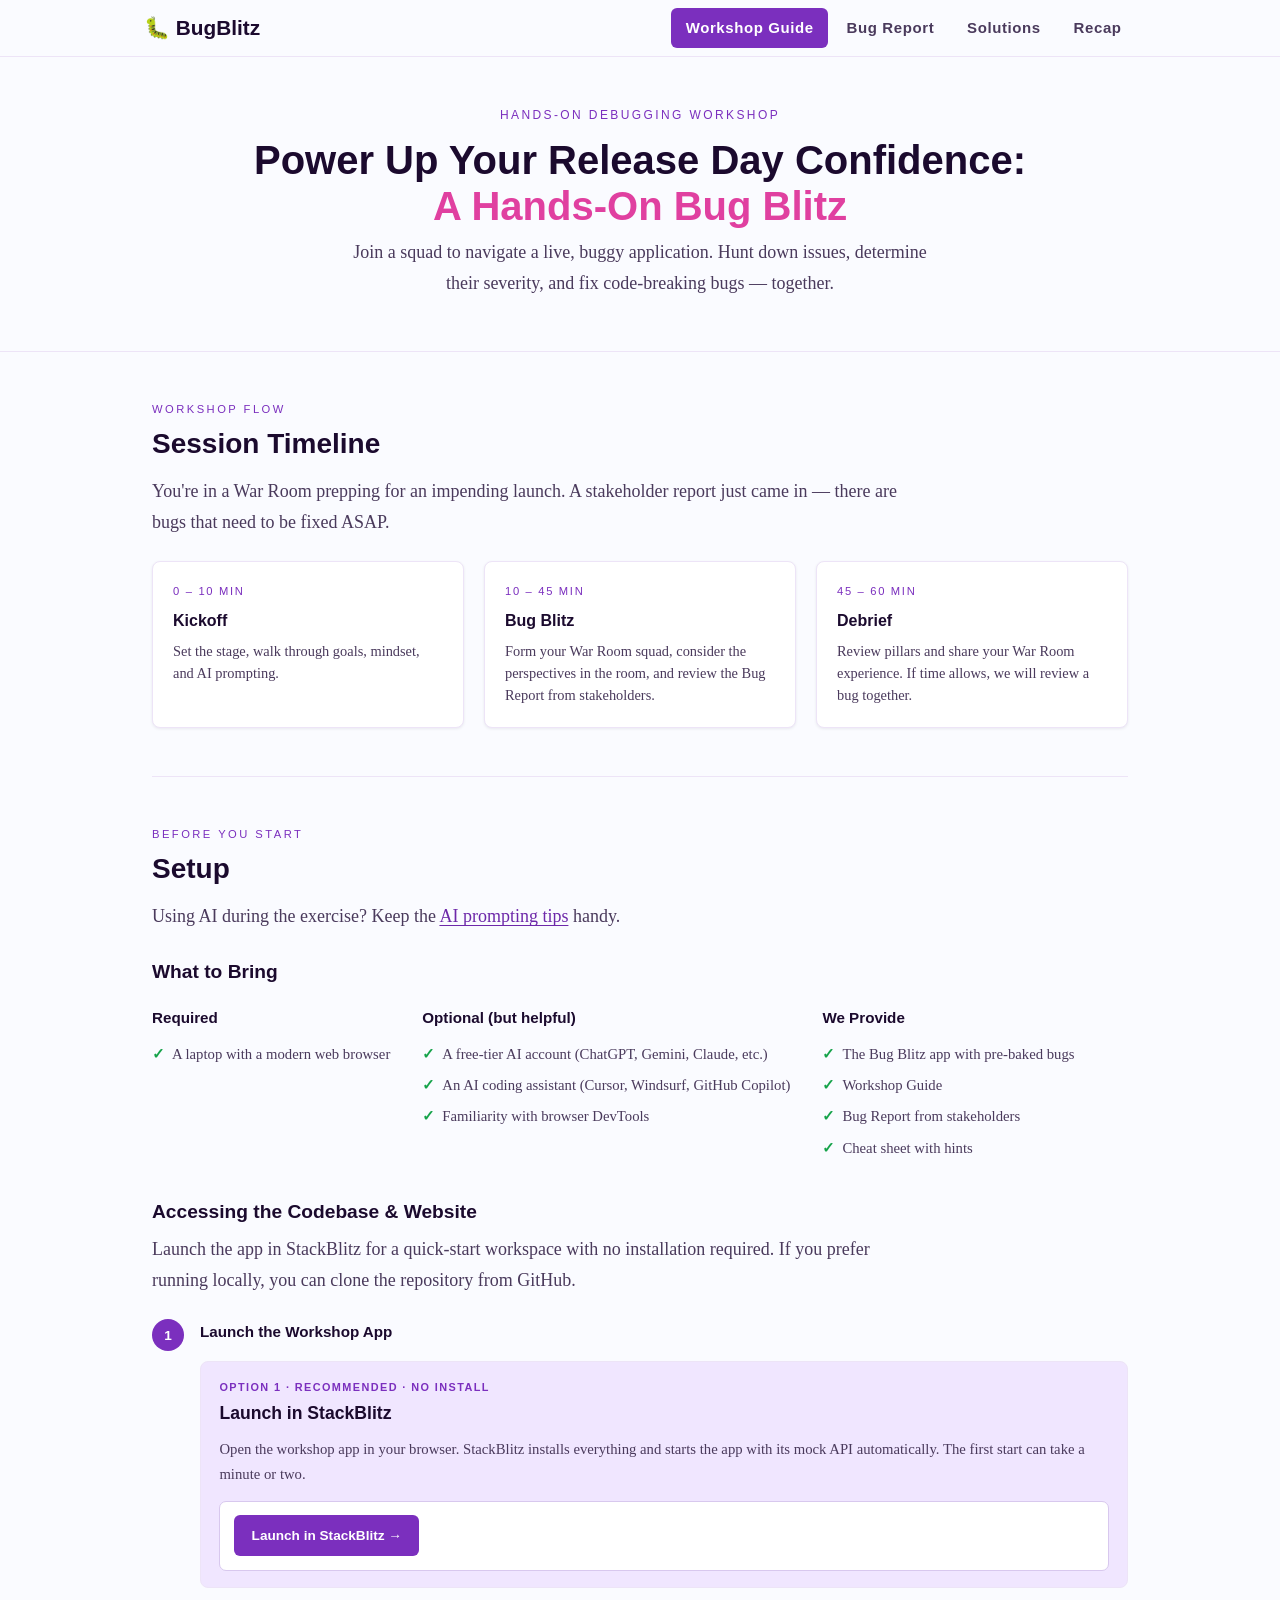
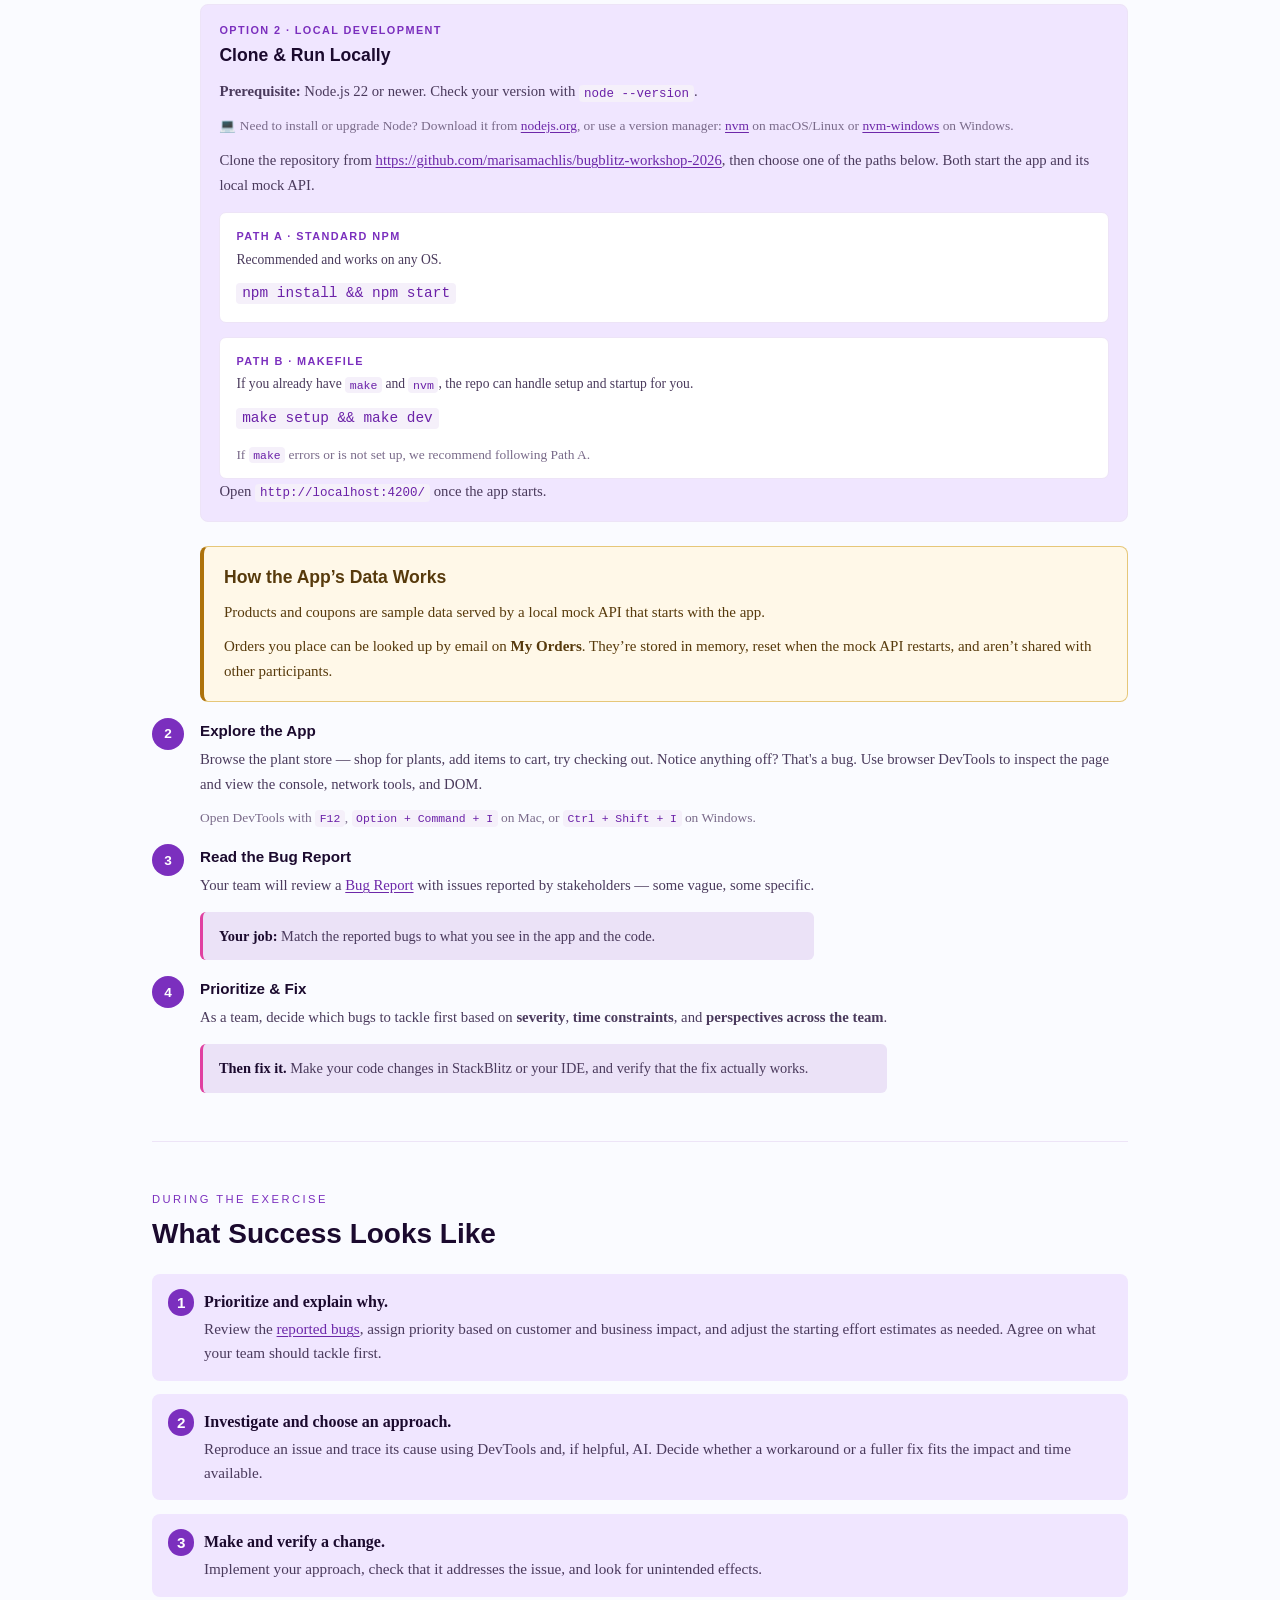
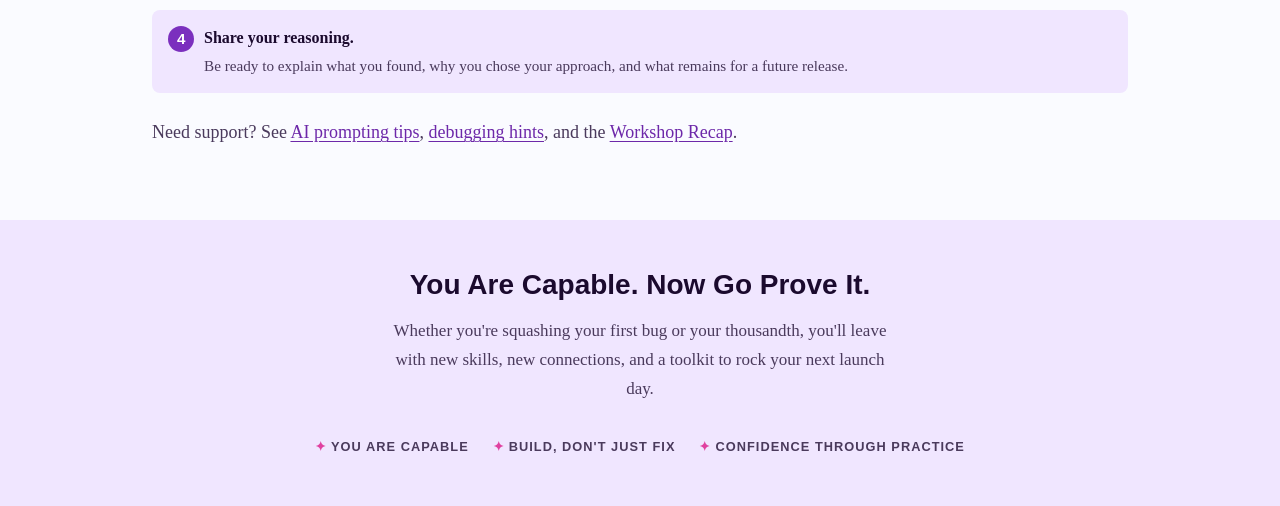
<file: index.html>
<!DOCTYPE html>
<html data-page="index">
<meta charset="utf-8">
<meta name="viewport" content="width=device-width, initial-scale=1">
<title>BugBlitz Workshop Guide</title>
<link rel="stylesheet" href="styles.css">

<script src="app.js" defer></script>

<!-- Masthead -->
<header class="site-header">
  <div class="site-bar">
    <a class="site-brand" href="index.html"><span aria-hidden="true">🐛</span> BugBlitz</a>
    <nav class="page-nav" aria-label="Workshop pages">
      <ul class="page-nav-list">
        <li class="page-nav-item has-menu">
          <a href="index.html" aria-current="page">Workshop Guide</a>
          <ul class="page-nav-menu" id="page-menu-guide" aria-label="Workshop Guide sections">
            <li><a href="#timeline">Timeline</a></li>
            <li><a href="#setup">Setup</a></li>
            <li><a href="#exercise">What Success Looks Like</a></li>
          </ul>
        </li>
        <li class="page-nav-item has-menu">
          <a href="bugs.html">Bug Report</a>
          <ul class="page-nav-menu" id="page-menu-bugs" aria-label="Bug Report sections">
            <li><a href="bugs.html#quick-links">Bug Directory</a></li>
            <li><a href="bugs.html#triage-board">Triage Matrix</a></li>
          </ul>
        </li>
        <li class="page-nav-item"><a href="solutions.html">Solutions</a></li>
        <li class="page-nav-item has-menu">
          <a href="recap.html">Recap</a>
          <ul class="page-nav-menu" id="page-menu-recap" aria-label="Recap sections">
            <li><a href="recap.html#goals">Goals</a></li>
            <li><a href="recap.html#mindset">Mindset</a></li>
            <li><a href="recap.html#severity">Severity &amp; Priority</a></li>
            <li><a href="recap.html#bug-types">Bug Types</a></li>
            <li><a href="recap.html#ai-tips">AI Tips</a></li>
            <li><a href="recap.html#roles">Stakeholders</a></li>
            <li><a href="recap.html#hints">Hints</a></li>
          </ul>
        </li>
      </ul>
    </nav>
  </div>
  <nav class="section-nav" aria-label="Page sections">
    <div class="section-nav-inner">
      <span class="section-nav-page">Workshop Guide</span>
      <a href="#timeline">Timeline</a>
      <a href="#setup">Setup</a>
      <a href="#exercise">What Success Looks Like</a>
    </div>
  </nav>
</header>

<div class="masthead">
  <div class="masthead-eyebrow">Hands-On Debugging Workshop</div>
  <h1>Power Up Your Release Day Confidence:<br><em>A Hands-On Bug Blitz</em></h1>
  <p class="masthead-sub">Join a squad to navigate a live, buggy application. Hunt down issues, determine their severity, and fix code-breaking bugs — together.</p>
</div>


<div class="content">

  <!-- Timeline -->
  <section id="timeline">
    <div class="section-label">Workshop Flow</div>
    <h2>Session Timeline</h2>
    <p class="lead">You're in a War Room prepping for an impending launch. A stakeholder report just came in — there are bugs that need to be fixed ASAP.</p>

    <div class="timeline">
      <div class="timeline-step">
        <div class="timeline-step-time">0 – 10 min</div>
        <h3>Kickoff</h3>
        <p>Set the stage, walk through goals, mindset, and AI prompting.</p>
      </div>
      <div class="timeline-step">
        <div class="timeline-step-time">10 – 45 min</div>
        <h3>Bug Blitz</h3>
        <p>Form your War Room squad, consider the perspectives in the room, and review the Bug Report from stakeholders.</p>
      </div>
      <div class="timeline-step">
        <div class="timeline-step-time">45 – 60 min</div>
        <h3>Debrief</h3>
        <p>Review pillars and share your War Room experience. If time allows, we will review a bug together.</p>
      </div>
    </div>
  </section>

  <!-- Setup (includes What to Bring + Accessing the Codebase) -->
  <section id="setup">
    <div class="section-label">Before You Start</div>
    <h2>Setup</h2>
    <p class="lead">Using AI during the exercise? Keep the <a href="recap.html#ai-tips">AI prompting tips</a> handy.</p>

    <h3 class="setup-subhead">What to Bring</h3>
    <div class="supplies-row">
      <div class="supplies-col">
        <h3>Required</h3>
        <ul>
          <li>A laptop with a modern web browser</li>
        </ul>
      </div>
      <div class="supplies-col">
        <h3>Optional (but helpful)</h3>
        <ul>
          <li>A free-tier AI account (ChatGPT, Gemini, Claude, etc.)</li>
          <li>An AI coding assistant (Cursor, Windsurf, GitHub Copilot)</li>
          <li>Familiarity with browser DevTools</li>
        </ul>
      </div>
      <div class="supplies-col">
        <h3>We Provide</h3>
        <ul>
          <li>The Bug Blitz app with pre-baked bugs</li>
          <li>Workshop Guide</li>
          <li>Bug Report from stakeholders</li>
          <li>Cheat sheet with hints</li>
        </ul>
      </div>
    </div>

    <h3 class="setup-subhead">Accessing the Codebase &amp; Website</h3>
    <p class="lead">Launch the app in StackBlitz for a quick-start workspace with no installation required. If you prefer running locally, you can clone the repository from GitHub.</p>

    <div class="setup-steps">

      <!-- Step 1: Launch -->
      <div class="setup-step">
        <div class="setup-step-content">
          <h3>Launch the Workshop App</h3>

          <div class="setup-option">
            <div class="setup-option-label">Option 1 · Recommended · No Install</div>
            <h4>Launch in StackBlitz</h4>

            <p>
              Open the workshop app in your browser. StackBlitz installs everything and starts the
              app with its mock API automatically. The first start can take a minute or two.
            </p>

            <div class="table-launcher" id="team-workspace">
              <div class="table-launcher-row">
                <a class="launch-button"
                  href="https://stackblitz.com/edit/bugblitz-workshop-2026?file=README.md"
                  target="_blank" rel="noopener noreferrer">Launch in StackBlitz →</a>
              </div>
            </div>
          </div>

          <div class="setup-option">
            <div class="setup-option-label">Option 2 · Local Development</div>
            <h4 id="local-setup">Clone &amp; Run Locally</h4>

            <p>
              <strong>Prerequisite:</strong> Node.js 22 or newer.
              Check your version with <code>node --version</code>.
            </p>

            <p class="setup-note">
              💻 Need to install or upgrade Node? Download it from
              <a href="https://nodejs.org/">nodejs.org</a>, or use a version manager:
              <a href="https://github.com/nvm-sh/nvm">nvm</a> on macOS/Linux or
              <a href="https://github.com/coreybutler/nvm-windows">nvm-windows</a>
              on Windows.
            </p>

            <p>
              Clone the repository from
              <a href="https://github.com/marisamachlis/bugblitz-workshop-2026" target="_blank" rel="noopener noreferrer">https://github.com/marisamachlis/bugblitz-workshop-2026</a>,
              then choose one of the paths below. Both start the app and its local mock API.
            </p>

            <div class="setup-path">
              <div class="setup-path-label">Path A · Standard npm</div>
              <p>Recommended and works on any OS.</p>
              <pre><code>npm install &amp;&amp; npm start</code></pre>
            </div>

            <div class="setup-path">
              <div class="setup-path-label">Path B · Makefile</div>
              <p>
                If you already have <code>make</code> and <code>nvm</code>,
                the repo can handle setup and startup for you.
              </p>
              <pre><code>make setup &amp;&amp; make dev</code></pre>
              <p class="setup-note">
                If <code>make</code> errors or is not set up, we recommend following Path A.
              </p>
            </div>

            <p>Open <code>http://localhost:4200/</code> once the app starts.</p>
          </div>

          <aside class="setup-troubleshooting" id="mock-api-mode" aria-labelledby="mock-api-heading">
            <h4 id="mock-api-heading">How the App’s Data Works</h4>
            <p>Products and coupons are sample data served by a local mock API that starts with the app.</p>
            <p>Orders you place can be looked up by email on <strong>My Orders</strong>. They’re stored in memory, reset when the mock API restarts, and aren’t shared with other participants.</p>
          </aside>
        </div>
      </div>

      <!-- Step 2: Explore -->
      <div class="setup-step">
        <div class="setup-step-content">
          <h3>Explore the App</h3>
          <p>Browse the plant store — shop for plants, add items to cart, try checking out. Notice anything off? That's a bug. Use browser DevTools to inspect the page and view the console, network tools, and DOM.</p>
          <p class="setup-note">
            Open DevTools with
            <code>F12</code>,
            <code>Option + Command + I</code> on Mac, or
            <code>Ctrl + Shift + I</code> on Windows.
          </p>
        </div>
      </div>

      <!-- Step 3: Read -->
      <div class="setup-step">
        <div class="setup-step-content">
          <h3>Read the Bug Report</h3>

          <p>
            Your team will review a <a href="bugs.html" target="_blank" rel="noopener noreferrer">Bug Report</a> with issues reported by
            stakeholders — some vague, some specific.
          </p>

          <div class="setup-callout">
            <strong>Your job:</strong>
            Match the reported bugs to what you see in the app and the code.
          </div>
        </div>
      </div>

      <!-- Step 4: Prioritize -->
      <div class="setup-step">
        <div class="setup-step-content">
          <h3>Prioritize &amp; Fix</h3>

          <p>
            As a team, decide which bugs to tackle first based on
            <strong>severity</strong>, <strong>time constraints</strong>, and <strong>perspectives across the team</strong>.
          </p>

          <div class="setup-callout">
            <strong>Then fix it.</strong>
            Make your code changes in StackBlitz or your IDE, and verify
            that the fix actually works.
          </div>
        </div>
      </div>

    </div>
  </section>

  <section id="exercise">
    <div class="section-label">During the Exercise</div>
    <h2>What Success Looks Like</h2>
    <ol class="objectives-list">
      <li><strong>Prioritize and explain why.</strong> Review the <a href="bugs.html">reported bugs</a>, assign priority based on customer and business impact, and adjust the starting effort estimates as needed. Agree on what your team should tackle first.</li>
      <li><strong>Investigate and choose an approach.</strong> Reproduce an issue and trace its cause using DevTools and, if helpful, AI. Decide whether a workaround or a fuller fix fits the impact and time available.</li>
      <li><strong>Make and verify a change.</strong> Implement your approach, check that it addresses the issue, and look for unintended effects.</li>
      <li><strong>Share your reasoning.</strong> Be ready to explain what you found, why you chose your approach, and what remains for a future release.</li>
    </ol>
    <p class="lead">Need support? See <a href="recap.html#ai-tips">AI prompting tips</a>, <a href="recap.html#hints">debugging hints</a>, and the <a href="recap.html">Workshop Recap</a>.</p>
  </section>

</div>

<!-- Closing -->
<div class="closing">
  <h2>You Are Capable. Now Go Prove It.</h2>
  <p style="color: var(--text-secondary); max-width: 32rem; margin: 0 auto;">Whether you're squashing your first bug or your thousandth, you'll leave with new skills, new connections, and a toolkit to rock your next launch day.</p>
  <div class="closing-mantras">
    <span class="closing-mantra">You Are Capable</span>
    <span class="closing-mantra">Build, Don't Just Fix</span>
    <span class="closing-mantra">Confidence Through Practice</span>
  </div>
</div>
</html>
</file>
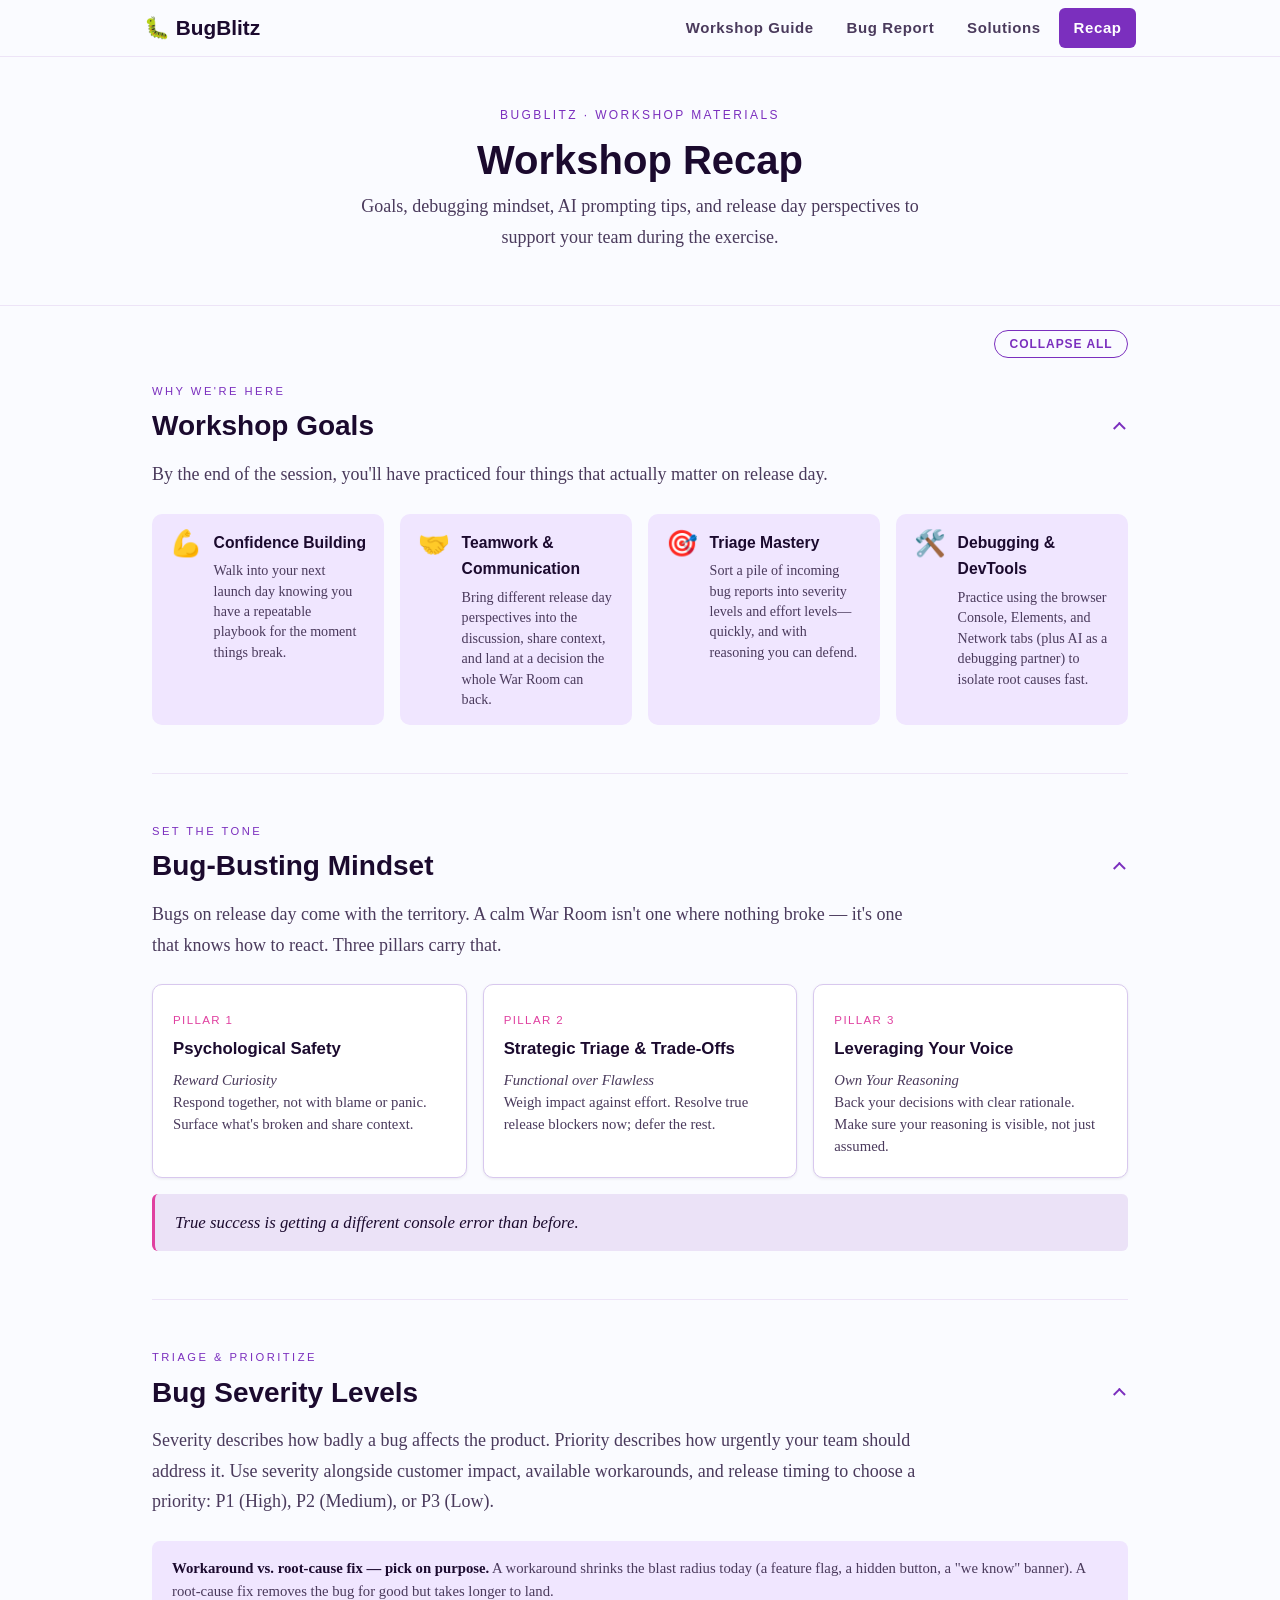
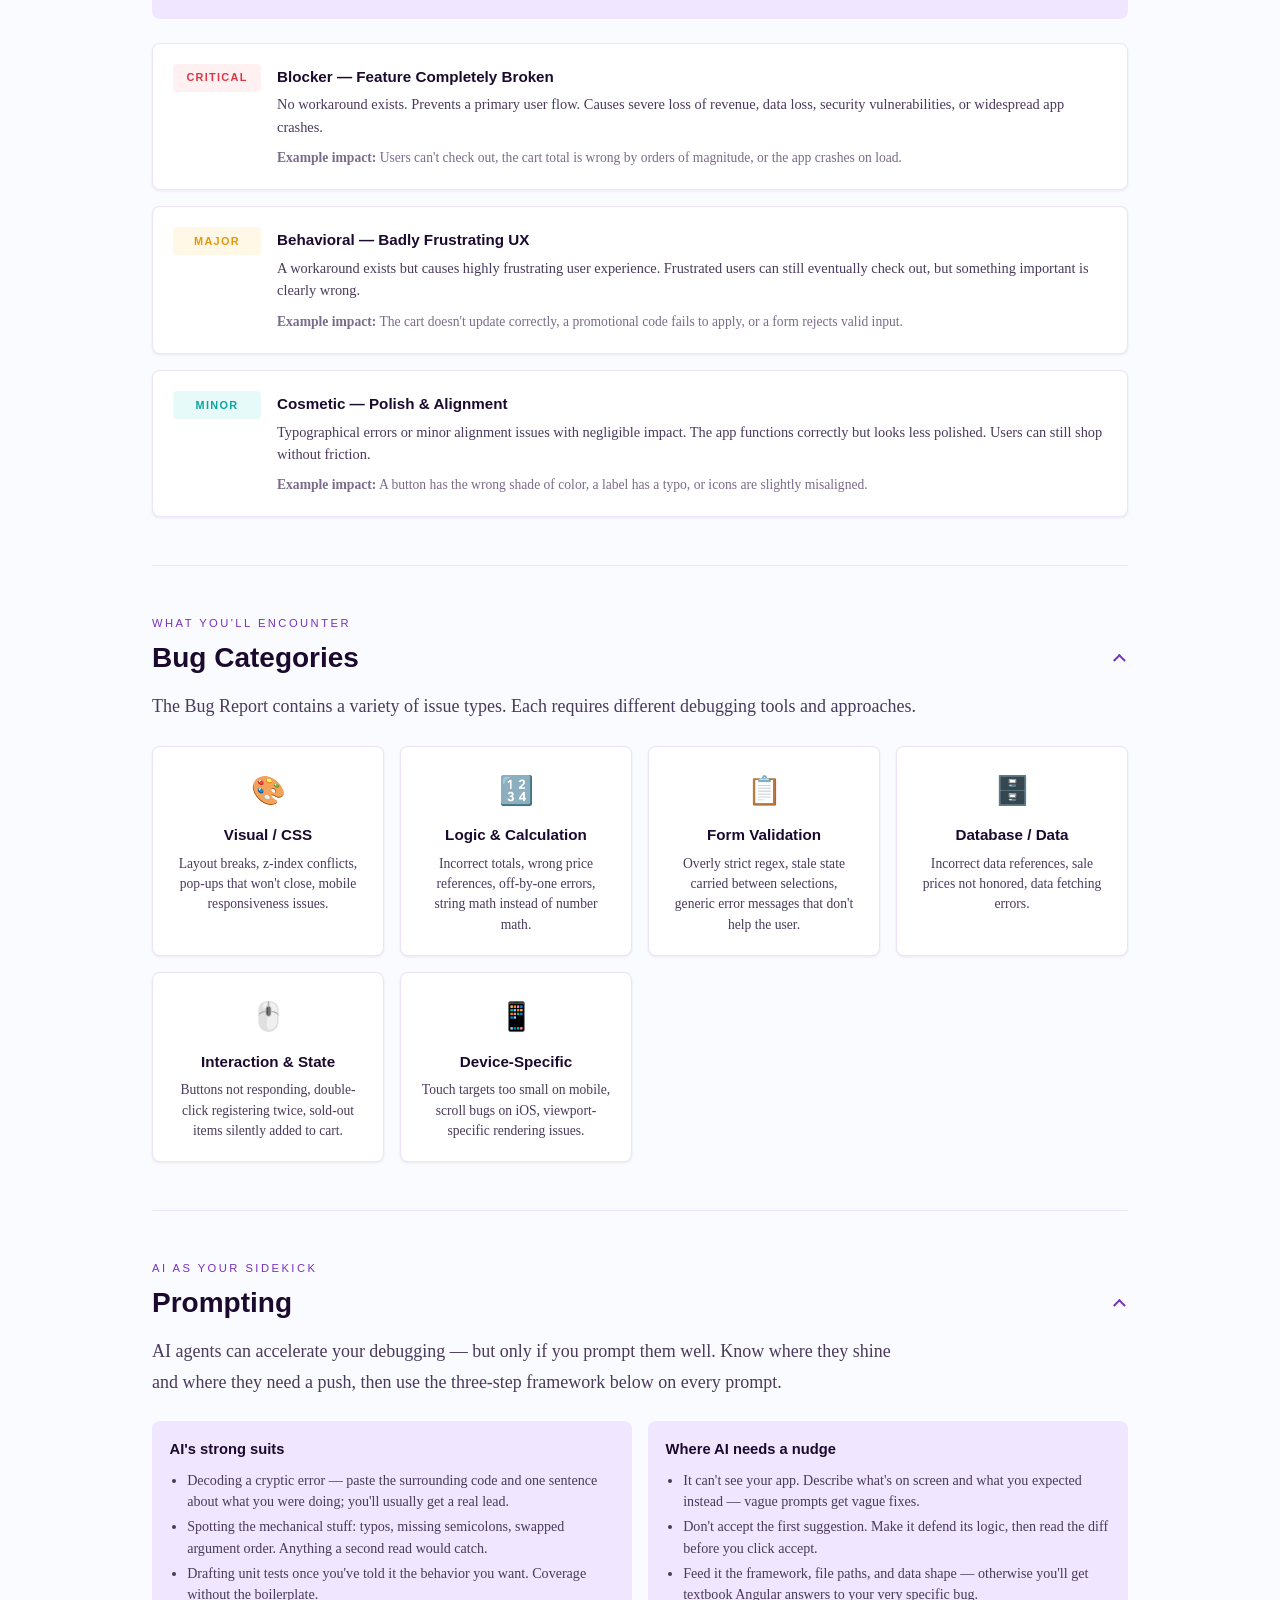
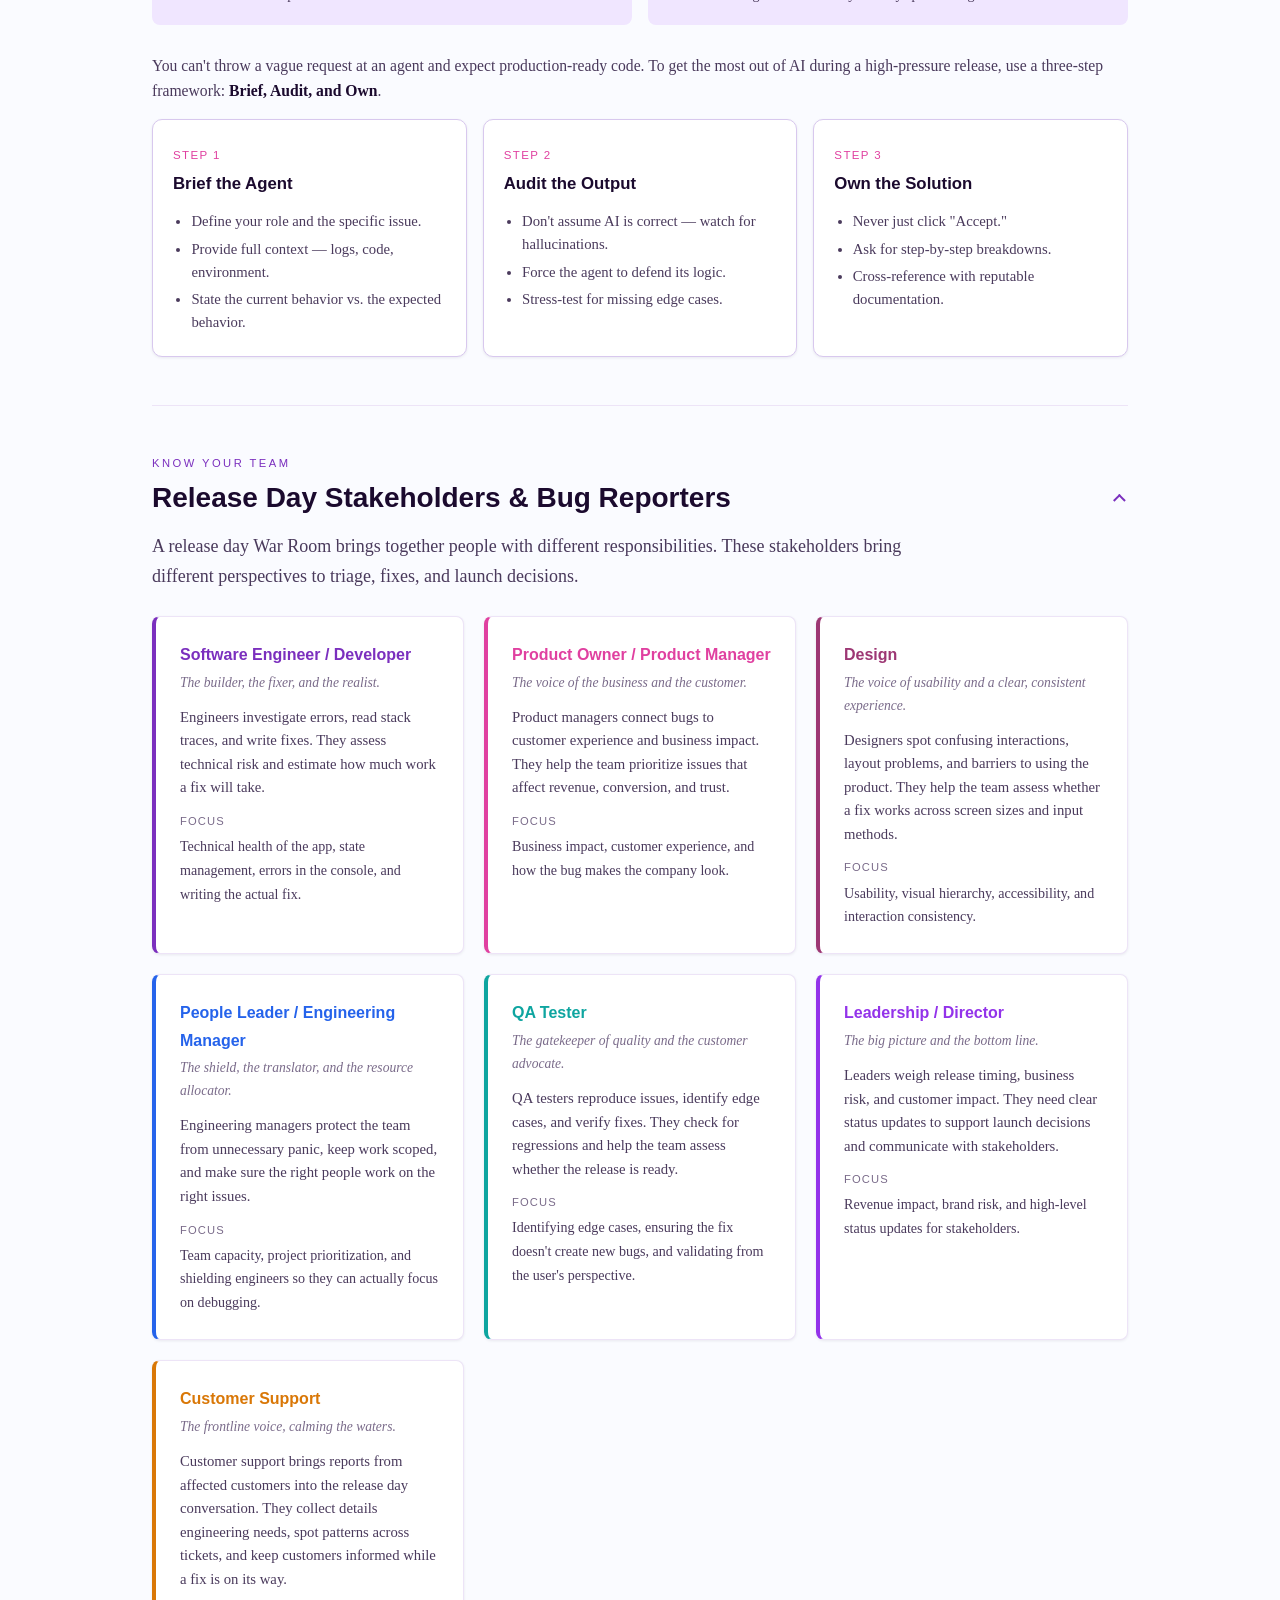
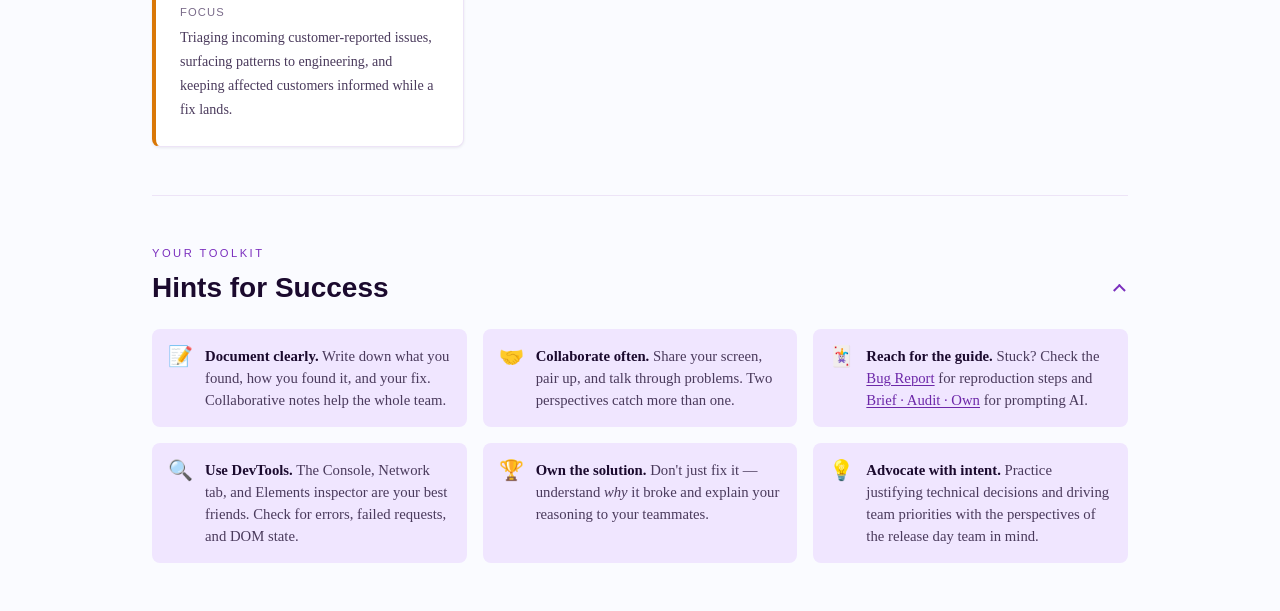
<file: recap.html>
<!DOCTYPE html>
<html data-page="recap">
<meta charset="utf-8">
<meta name="viewport" content="width=device-width, initial-scale=1">
<title>BugBlitz Workshop Recap</title>
<link rel="stylesheet" href="styles.css">
<script src="app.js" defer></script>

<header class="site-header">
  <div class="site-bar">
    <a class="site-brand" href="index.html"><span aria-hidden="true">🐛</span> BugBlitz</a>
    <nav class="page-nav" aria-label="Workshop pages">
      <ul class="page-nav-list">
        <li class="page-nav-item has-menu">
          <a href="index.html">Workshop Guide</a>
          <ul class="page-nav-menu" id="page-menu-guide" aria-label="Workshop Guide sections">
            <li><a href="index.html#timeline">Timeline</a></li>
            <li><a href="index.html#setup">Setup</a></li>
            <li><a href="index.html#exercise">What Success Looks Like</a></li>
          </ul>
        </li>
        <li class="page-nav-item has-menu">
          <a href="bugs.html">Bug Report</a>
          <ul class="page-nav-menu" id="page-menu-bugs" aria-label="Bug Report sections">
            <li><a href="bugs.html#quick-links">Bug Directory</a></li>
            <li><a href="bugs.html#triage-board">Triage Matrix</a></li>
          </ul>
        </li>
        <li class="page-nav-item"><a href="solutions.html">Solutions</a></li>
        <li class="page-nav-item has-menu">
          <a href="recap.html" aria-current="page">Recap</a>
          <ul class="page-nav-menu" id="page-menu-recap" aria-label="Recap sections">
            <li><a href="#goals">Goals</a></li>
            <li><a href="#mindset">Mindset</a></li>
            <li><a href="#severity">Severity &amp; Priority</a></li>
            <li><a href="#bug-types">Bug Types</a></li>
            <li><a href="#ai-tips">AI Tips</a></li>
            <li><a href="#roles">Stakeholders</a></li>
            <li><a href="#hints">Hints</a></li>
          </ul>
        </li>
      </ul>
    </nav>
  </div>
  <nav class="section-nav" aria-label="Page sections">
    <div class="section-nav-inner">
      <span class="section-nav-page">Workshop Recap</span>
      <a href="#goals">Goals</a>
      <a href="#mindset">Mindset</a>
      <a href="#severity">Severity &amp; Priority</a>
      <a href="#bug-types">Bug Types</a>
      <a href="#ai-tips">AI Tips</a>
      <a href="#roles">Stakeholders</a>
      <a href="#hints">Hints</a>
    </div>
  </nav>
</header>

<div class="masthead">
  <div class="masthead-eyebrow">BugBlitz · Workshop Materials</div>
  <h1>Workshop Recap</h1>
  <p class="masthead-sub">Goals, debugging mindset, AI prompting tips, and release day perspectives to support your team during the exercise.</p>
</div>
<div class="content">
  <!-- Workshop Goals -->
  <section id="goals">
    <div class="section-label">Why We're Here</div>
    <h2>Workshop Goals</h2>
    <p class="lead">By the end of the session, you'll have practiced four things that actually matter on release day.</p>

    <div class="goals-grid">
      <div class="goal-card">
        <div class="goal-icon">💪</div>
        <div>
          <h3>Confidence Building</h3>
          <p>Walk into your next launch day knowing you have a repeatable playbook for the moment things break.</p>
        </div>
      </div>
      <div class="goal-card">
        <div class="goal-icon">🤝</div>
        <div>
          <h3>Teamwork &amp; Communication</h3>
          <p>Bring different release day perspectives into the discussion, share context, and land at a decision the whole War Room can back.</p>
        </div>
      </div>
      <div class="goal-card">
        <div class="goal-icon">🎯</div>
        <div>
          <h3>Triage Mastery</h3>
          <p>Sort a pile of incoming bug reports into severity levels and effort levels— quickly, and with reasoning you can defend.</p>
        </div>
      </div>
      <div class="goal-card">
        <div class="goal-icon">🛠️</div>
        <div>
          <h3>Debugging &amp; DevTools</h3>
          <p>Practice using the browser Console, Elements, and Network tabs (plus AI as a debugging partner) to isolate root causes fast.</p>
        </div>
      </div>
    </div>
  </section>

  <!-- Bug-Busting Mindset -->
  <section id="mindset">
    <div class="section-label">Set the Tone</div>
    <h2>Bug-Busting Mindset</h2>
    <p class="lead">Bugs on release day come with the territory. A calm War Room isn't one where nothing broke — it's one that knows how to react. Three pillars carry that.</p>

    <div class="mindset-grid">
      <div class="pillar-card">
        <div class="pillar-card-num">Pillar 1</div>
        <h3>Psychological Safety</h3>
        <p class="pillar-card-subtitle">Reward Curiosity</p>
        <p>Respond together, not with blame or panic. Surface what's broken and share context.</p>
      </div>
      <div class="pillar-card">
        <div class="pillar-card-num">Pillar 2</div>
        <h3>Strategic Triage &amp; Trade-Offs</h3>
        <p class="pillar-card-subtitle">Functional over Flawless</p>
        <p>Weigh impact against effort. Resolve true release blockers now; defer the rest.</p>
      </div>
      <div class="pillar-card">
        <div class="pillar-card-num">Pillar 3</div>
        <h3>Leveraging Your Voice</h3>
        <p class="pillar-card-subtitle">Own Your Reasoning</p>
        <p>Back your decisions with clear rationale. Make sure your reasoning is visible, not just assumed.</p>
      </div>
    </div>

    <div class="mindset-tagline">True success is getting a different console error than before.</div>
  </section>


  <!-- Severity Guide -->
  <section id="severity">
    <div class="section-label">Triage &amp; Prioritize</div>
    <h2>Bug Severity Levels</h2>
    <p class="lead">Severity describes how badly a bug affects the product. Priority describes how urgently your team should address it. Use severity alongside customer impact, available workarounds, and release timing to choose a priority: P1 (High), P2 (Medium), or P3 (Low).</p>

    <div style="margin-top: 1.25rem; padding: 1rem 1.25rem; background: var(--surface); border-radius: 8px; font-size: 0.92rem; color: var(--text-secondary); line-height: 1.55;">
      <strong style="color: var(--text-primary);">Workaround vs. root-cause fix — pick on purpose.</strong>
      A workaround shrinks the blast radius today (a feature flag, a hidden button, a "we know" banner). A root-cause fix removes the bug for good but takes longer to land.
    </div>

    <div class="severity-list">
      <div class="severity-row">
        <div class="severity-badge critical">Critical</div>
        <div class="severity-content">
          <h3>Blocker — Feature Completely Broken</h3>
          <p>No workaround exists. Prevents a primary user flow. Causes severe loss of revenue, data loss, security vulnerabilities, or widespread app crashes.</p>
          <div class="examples"><strong>Example impact:</strong> Users can't check out, the cart total is wrong by orders of magnitude, or the app crashes on load.</div>
        </div>
      </div>

      <div class="severity-row">
        <div class="severity-badge major">Major</div>
        <div class="severity-content">
          <h3>Behavioral — Badly Frustrating UX</h3>
          <p>A workaround exists but causes highly frustrating user experience. Frustrated users can still eventually check out, but something important is clearly wrong.</p>
          <div class="examples"><strong>Example impact:</strong> The cart doesn't update correctly, a promotional code fails to apply, or a form rejects valid input.</div>
        </div>
      </div>

      <div class="severity-row">
        <div class="severity-badge minor">Minor</div>
        <div class="severity-content">
          <h3>Cosmetic — Polish &amp; Alignment</h3>
          <p>Typographical errors or minor alignment issues with negligible impact. The app functions correctly but looks less polished. Users can still shop without friction.</p>
          <div class="examples"><strong>Example impact:</strong> A button has the wrong shade of color, a label has a typo, or icons are slightly misaligned.</div>
        </div>
      </div>
    </div>
  </section>

  <!-- Bug Types -->
  <section id="bug-types">
    <div class="section-label">What You'll Encounter</div>
    <h2>Bug Categories</h2>
    <p class="lead">The Bug Report contains a variety of issue types. Each requires different debugging tools and approaches.</p>

    <div class="bug-categories">
      <div class="bug-cat">
        <div class="bug-cat-icon">🎨</div>
        <h3>Visual / CSS</h3>
        <p>Layout breaks, z-index conflicts, pop-ups that won't close, mobile responsiveness issues.</p>
      </div>
      <div class="bug-cat">
        <div class="bug-cat-icon">🔢</div>
        <h3>Logic &amp; Calculation</h3>
        <p>Incorrect totals, wrong price references, off-by-one errors, string math instead of number math.</p>
      </div>
      <div class="bug-cat">
        <div class="bug-cat-icon">📋</div>
        <h3>Form Validation</h3>
        <p>Overly strict regex, stale state carried between selections, generic error messages that don't help the user.</p>
      </div>
      <div class="bug-cat">
        <div class="bug-cat-icon">🗄️</div>
        <h3>Database / Data</h3>
        <p>Incorrect data references, sale prices not honored, data fetching errors.</p>
      </div>
      <div class="bug-cat">
        <div class="bug-cat-icon">🖱️</div>
        <h3>Interaction &amp; State</h3>
        <p>Buttons not responding, double-click registering twice, sold-out items silently added to cart.</p>
      </div>
      <div class="bug-cat">
        <div class="bug-cat-icon">📱</div>
        <h3>Device-Specific</h3>
        <p>Touch targets too small on mobile, scroll bugs on iOS, viewport-specific rendering issues.</p>
      </div>
    </div>
  </section>

  <!-- AI Debugging Tips -->
  <section id="ai-tips">
    <div class="section-label">AI as Your Sidekick</div>
    <h2>Prompting</h2>
    <p class="lead">AI agents can accelerate your debugging — but only if you prompt them well. Know where they shine and where they need a push, then use the three-step framework below on every prompt.</p>

    <div class="ai-split">
      <div class="ai-split-card">
        <h3>AI's strong suits</h3>
        <ul>
          <li>Decoding a cryptic error — paste the surrounding code and one sentence about what you were doing; you'll usually get a real lead.</li>
          <li>Spotting the mechanical stuff: typos, missing semicolons, swapped argument order. Anything a second read would catch.</li>
          <li>Drafting unit tests once you've told it the behavior you want. Coverage without the boilerplate.</li>
        </ul>
      </div>
      <div class="ai-split-card">
        <h3>Where AI needs a nudge</h3>
        <ul>
          <li>It can't see your app. Describe what's on screen and what you expected instead — vague prompts get vague fixes.</li>
          <li>Don't accept the first suggestion. Make it defend its logic, then read the diff before you click accept.</li>
          <li>Feed it the framework, file paths, and data shape — otherwise you'll get textbook Angular answers to your very specific bug.</li>
        </ul>
      </div>
    </div>

    <p class="prompt-framework-intro">You can't throw a vague request at an agent and expect production-ready code. To get the most out of AI during a high-pressure release, use a three-step framework: <strong>Brief, Audit, and Own</strong>.</p>

    <div class="prompt-framework-grid">
      <div class="prompt-framework-card">
        <div class="prompt-framework-num">Step 1</div>
        <h3>Brief the Agent</h3>
        <ul>
          <li>Define your role and the specific issue.</li>
          <li>Provide full context — logs, code, environment.</li>
          <li>State the current behavior vs. the expected behavior.</li>
        </ul>
      </div>
      <div class="prompt-framework-card">
        <div class="prompt-framework-num">Step 2</div>
        <h3>Audit the Output</h3>
        <ul>
          <li>Don't assume AI is correct — watch for hallucinations.</li>
          <li>Force the agent to defend its logic.</li>
          <li>Stress-test for missing edge cases.</li>
        </ul>
      </div>
      <div class="prompt-framework-card">
        <div class="prompt-framework-num">Step 3</div>
        <h3>Own the Solution</h3>
        <ul>
          <li>Never just click "Accept."</li>
          <li>Ask for step-by-step breakdowns.</li>
          <li>Cross-reference with reputable documentation.</li>
        </ul>
      </div>
    </div>
  </section>

  <!-- Roles -->
  <section id="roles">
    <div class="section-label">Know Your Team</div>
    <h2>Release Day Stakeholders & Bug Reporters</h2>
    <p class="lead">A release day War Room brings together people with different responsibilities. These stakeholders bring different perspectives to triage, fixes, and launch decisions.</p>

    <div class="roles-grid">
      <div class="role-card" style="--role-color: var(--role-dev)">
        <div class="role-card-title">Software Engineer / Developer</div>
        <div class="role-card-vibe">The builder, the fixer, and the realist.</div>
        <p>Engineers investigate errors, read stack traces, and write fixes. They assess technical risk and estimate how much work a fix will take.</p>
        <div class="role-card-focus">Focus</div>
        <div class="role-card-focus-text">Technical health of the app, state management, errors in the console, and writing the actual fix.</div>
      </div>

      <div class="role-card" style="--role-color: var(--role-pm)">
        <div class="role-card-title">Product Owner / Product Manager</div>
        <div class="role-card-vibe">The voice of the business and the customer.</div>
        <p>Product managers connect bugs to customer experience and business impact. They help the team prioritize issues that affect revenue, conversion, and trust.</p>
        <div class="role-card-focus">Focus</div>
        <div class="role-card-focus-text">Business impact, customer experience, and how the bug makes the company look.</div>
      </div>

      <div class="role-card" style="--role-color: var(--role-design)">
        <div class="role-card-title">Design</div>
        <div class="role-card-vibe">The voice of usability and a clear, consistent experience.</div>
        <p>Designers spot confusing interactions, layout problems, and barriers to using the product. They help the team assess whether a fix works across screen sizes and input methods.</p>
        <div class="role-card-focus">Focus</div>
        <div class="role-card-focus-text">Usability, visual hierarchy, accessibility, and interaction consistency.</div>
      </div>

      <div class="role-card" style="--role-color: var(--role-lead)">
        <div class="role-card-title">People Leader / Engineering Manager</div>
        <div class="role-card-vibe">The shield, the translator, and the resource allocator.</div>
        <p>Engineering managers protect the team from unnecessary panic, keep work scoped, and make sure the right people work on the right issues.</p>
        <div class="role-card-focus">Focus</div>
        <div class="role-card-focus-text">Team capacity, project prioritization, and shielding engineers so they can actually focus on debugging.</div>
      </div>

      <div class="role-card" style="--role-color: var(--role-qa)">
        <div class="role-card-title">QA Tester</div>
        <div class="role-card-vibe">The gatekeeper of quality and the customer advocate.</div>
        <p>QA testers reproduce issues, identify edge cases, and verify fixes. They check for regressions and help the team assess whether the release is ready.</p>
        <div class="role-card-focus">Focus</div>
        <div class="role-card-focus-text">Identifying edge cases, ensuring the fix doesn't create new bugs, and validating from the user's perspective.</div>
      </div>

      <div class="role-card" style="--role-color: var(--role-director)">
        <div class="role-card-title">Leadership / Director</div>
        <div class="role-card-vibe">The big picture and the bottom line.</div>
        <p>Leaders weigh release timing, business risk, and customer impact. They need clear status updates to support launch decisions and communicate with stakeholders.</p>
        <div class="role-card-focus">Focus</div>
        <div class="role-card-focus-text">Revenue impact, brand risk, and high-level status updates for stakeholders.</div>
      </div>

      <div class="role-card" style="--role-color: var(--role-support)">
        <div class="role-card-title">Customer Support</div>
        <div class="role-card-vibe">The frontline voice, calming the waters.</div>
        <p>Customer support brings reports from affected customers into the release day conversation. They collect details engineering needs, spot patterns across tickets, and keep customers informed while a fix is on its way.</p>
        <div class="role-card-focus">Focus</div>
        <div class="role-card-focus-text">Triaging incoming customer-reported issues, surfacing patterns to engineering, and keeping affected customers informed while a fix lands.</div>
      </div>
    </div>
  </section>

  <!-- Hints for Success -->
  <section id="hints">
    <div class="section-label">Your Toolkit</div>
    <h2>Hints for Success</h2>

    <div class="hints-grid">
      <div class="hint-item">
        <div class="hint-icon">📝</div>
        <div class="hint-text"><strong>Document clearly.</strong> Write down what you found, how you found it, and your fix. Collaborative notes help the whole team.</div>
      </div>
      <div class="hint-item">
        <div class="hint-icon">🤝</div>
        <div class="hint-text"><strong>Collaborate often.</strong> Share your screen, pair up, and talk through problems. Two perspectives catch more than one.</div>
      </div>
      <div class="hint-item">
        <div class="hint-icon">🃏</div>
        <div class="hint-text"><strong>Reach for the guide.</strong> Stuck? Check the <a href="bugs.html">Bug Report</a> for reproduction steps and <a href="#ai-tips">Brief · Audit · Own</a> for prompting AI.</div>
      </div>
      <div class="hint-item">
        <div class="hint-icon">🔍</div>
        <div class="hint-text"><strong>Use DevTools.</strong> The Console, Network tab, and Elements inspector are your best friends. Check for errors, failed requests, and DOM state.</div>
      </div>
      <div class="hint-item">
        <div class="hint-icon">🏆</div>
        <div class="hint-text"><strong>Own the solution.</strong> Don't just fix it — understand <em>why</em> it broke and explain your reasoning to your teammates.</div>
      </div>
      <div class="hint-item">
        <div class="hint-icon">💡</div>
        <div class="hint-text"><strong>Advocate with intent.</strong> Practice justifying technical decisions and driving team priorities with the perspectives of the release day team in mind.</div>
      </div>
    </div>
  </section>

</div>
</html>
</file>
<file: styles.css>
/* Shared navigation, including explicit and system dark themes. */
@scope (html[data-page]) {
  /* Shared fonts, palette, and root behavior. */

  :scope {
    --font-display: 'Avenir Next Condensed', 'Arial Narrow', 'Trebuchet MS', sans-serif;
    --font-body: 'Charter', 'Georgia', 'Times New Roman', serif;
    --font-mono: 'SF Mono', 'Menlo', 'Consolas', 'Liberation Mono', monospace;
    --ground: #FAFBFF;
    --surface: #F0E6FF;
    --text-primary: #1B0A2E;
    --text-secondary: #4A3A5C;
    --text-muted: #7A6B8A;
    --accent: #7B2FBE;
    --accent-text: #7B2FBE;
    --accent-fill: #7B2FBE;
    --accent-fill-border: #7B2FBE;
    --accent-bright: #E040A0;
    --accent-glow: rgba(123, 47, 190, 0.12);
    --border: #D8C8EE;
    --border-light: #EDE4F7;
    --card-bg: #FFFFFF;
    --card-shadow: rgba(27, 10, 46, 0.08);
    --code-bg: #F5F0FA;
    --code-accent: #6B21A8;
    scroll-behavior: smooth;
  }

  @media (prefers-color-scheme: dark) {
  :scope:not([data-theme="light"]) {
    --ground: #111014;
    --surface: #19171E;
    --text-primary: #F0E6FF;
    --accent: #D1A4FF;
    --accent-text: #D1A4FF;
    --code-accent: var(--accent-text);
    --accent-fill: #65438A;
    --accent-fill-border: #8963B3;
    --accent-bright: #D99BBD;
    --accent-glow: rgba(168, 85, 247, 0.15);
    --border: #38323F;
    --border-light: #38323F;
    --card-bg: #19171E;
    --card-shadow: rgba(0, 0, 0, 0.3);
  }
}

  :scope[data-theme="dark"] {
    --ground: #111014;
    --surface: #19171E;
    --text-primary: #F0E6FF;
    --accent: #D1A4FF;
    --accent-text: #D1A4FF;
    --code-accent: var(--accent-text);
    --accent-fill: #65438A;
    --accent-fill-border: #8963B3;
    --accent-bright: #D99BBD;
    --accent-glow: rgba(168, 85, 247, 0.15);
    --border: #38323F;
    --border-light: #38323F;
    --card-bg: #19171E;
    --card-shadow: rgba(0, 0, 0, 0.3);
  }

  /* Navigation between guides */
  .guide-nav {
    --guide-hover-bg: rgba(255, 255, 255, 0.6);
    --guide-active-bg: var(--card-bg);
    --guide-active-text: var(--accent);
    display: inline-flex;
    justify-content: center;
    align-items: center;
    flex-wrap: wrap;
    max-width: 100%;
    gap: 0.25rem;
    margin: 1.5rem auto -0.5rem;
    padding: 0.3rem;
    background: var(--surface);
    border: 1px solid var(--border);
    border-radius: 8px;
    box-shadow: inset 0 1px 2px rgba(0, 0, 0, 0.06);
  }

  .guide-nav a {
    display: inline-flex;
    align-items: center;
    justify-content: center;
    min-height: 44px;
    padding: 0.5rem 1.2rem;
    border-radius: 6px;
    font-family: var(--font-display);
    font-size: 0.9375rem;
    font-weight: 700;
    letter-spacing: 0.04em;
    color: var(--text-secondary);
    text-decoration: none;
    transition: background-color 0.15s ease, color 0.15s ease;
  }

  .guide-nav a:hover {
    color: var(--text-primary);
    background: var(--guide-hover-bg);
  }

  .guide-nav a[aria-current="page"] {
    background: var(--guide-active-bg);
    color: var(--guide-active-text);
    box-shadow: 0 1px 3px var(--card-shadow), 0 1px 2px rgba(0, 0, 0, 0.08);
  }

  .guide-nav a:focus-visible {
    outline: 2px solid var(--accent);
    outline-offset: 2px;
  }

  :scope[data-theme="dark"] .guide-nav {
    --guide-hover-bg: rgba(255, 255, 255, 0.08);
    --guide-active-bg: #6b21a8;
    --guide-active-text: #ffffff;
  }

  @media (prefers-color-scheme: dark) {
    :scope:not([data-theme="light"]) .guide-nav {
      --guide-hover-bg: rgba(255, 255, 255, 0.08);
      --guide-active-bg: #6b21a8;
      --guide-active-text: #ffffff;
    }
}
}

/* Shared workshop/report tokens; page-specific differences remain below. */
@scope (html:is([data-page="bugs"], [data-page="index"], [data-page="recap"])) {
  :scope {
    --surface-alt: #E8DCF5;
    --nav-bg: rgba(250, 251, 255, 0.92);
    --severity-critical: #DC3545;
    --severity-major: #E8960C;
    --severity-minor: #0EA5A0;
    --severity-critical-bg: #FFF0F1;
    --severity-major-bg: #FFF8E6;
    --severity-minor-bg: #E6FAF9;
    --role-dev: #7B2FBE;
    --role-pm: #E040A0;
    --role-lead: #2563EB;
    --role-qa: #0EA5A0;
    --role-director: #9333EA;
    --role-support: #D97706;
    --role-design: #9D3774;
  }

  @media (prefers-color-scheme: dark) {
  :scope:not([data-theme="light"]) {
    --nav-bg: rgba(13, 8, 21, 0.92);
    --severity-critical-bg: #2A0A10;
    --severity-major-bg: #2A1E05;
    --severity-minor-bg: #0A2220;
  }
}

  :scope[data-theme="dark"] {
    --nav-bg: rgba(13, 8, 21, 0.92);
    --severity-critical-bg: #2A0A10;
    --severity-major-bg: #2A1E05;
    --severity-minor-bg: #0A2220;
  }
}

.severity-badge {
  flex-shrink: 0;
  width: 5.5rem;
  padding: 0.3rem 0;
  text-align: center;
  font-family: var(--font-display);
  font-size: 0.68rem;
  font-weight: 700;
  letter-spacing: 0.12em;
  text-transform: uppercase;
  border-radius: 4px;
}

.severity-badge.critical {
  background: var(--severity-critical-bg);
  color: var(--severity-critical);
}

.severity-badge.major {
  background: var(--severity-major-bg);
  color: var(--severity-major);
}

.severity-badge.minor {
  background: var(--severity-minor-bg);
  color: var(--severity-minor);
}

.effort-matrix {
  margin-top: 1.25rem;
  border-collapse: separate;
  border-spacing: 0.35rem;
  width: 100%;
  max-width: 40rem;
}

.effort-matrix th,
.effort-matrix td {
  padding: 0.6rem 0.75rem;
  text-align: center;
  font-size: 0.88rem;
  border-radius: 6px;
}

.effort-matrix th {
  font-family: var(--font-display);
  font-size: 0.75rem;
  letter-spacing: 0.1em;
  text-transform: uppercase;
  color: var(--text-muted);
  background: transparent;
  font-weight: 600;
}

.effort-matrix td {
  background: var(--surface);
  color: var(--text-secondary);
  font-size: 0.85rem;
  line-height: 1.35;
}

.effort-matrix td.quick-win {
  background: #8540B5;
  color: #ffffff;
  font-weight: 600;
}

.effort-matrix td.quick-win > .board-guidance {
  color: #ffffff;
  font-weight: 700;
}

.effort-matrix .row-label {
  background: transparent;
  color: var(--text-primary);
  font-family: var(--font-display);
  font-weight: 700;
  letter-spacing: 0.06em;
  text-align: right;
  padding-right: 0.9rem;
}

@scope (html[data-page="bugs"]) {
:scope {
    --cat-css: #7B2FBE;
    --cat-css-bg: #F0E6FF;
    --cat-device: #02a0c7;
    --cat-device-bg: #e9fafa;
    --cat-interaction: #E8960C;
    --cat-interaction-bg: #FFF8E6;
    --cat-form: #DC3545;
    --cat-form-bg: #FFF0F1;
    --cat-search: #253EEB;
    --cat-search-bg: #EFF6FF;
    --cat-data: #059669;
    --cat-data-bg: #ECFDF5;
    --cat-tag-border: rgba(255, 255, 255, 0.12);
  }

  @media (prefers-color-scheme: dark) {
    :scope:not([data-theme="light"]) {
    --text-secondary: #ebe3f6;
    --text-muted: #8A7A9E;
    --code-bg: #1A1230;
    --cat-css: #E9D5FF;
    --cat-css-bg: rgba(216, 180, 254, 0.12);
    --cat-device: #BAE6FD;
    --cat-device-bg: rgba(125, 211, 252, 0.12);
    --cat-interaction: #ffefb0;
    --cat-interaction-bg: rgba(252, 211, 77, 0.12);
    --cat-form: #FECACA;
    --cat-form-bg: rgba(252, 165, 165, 0.12);
    --cat-search: #BFDBFE;
    --cat-search-bg: rgba(147, 197, 253, 0.12);
    --cat-data: #A7F3D0;
    --cat-data-bg: rgba(110, 231, 183, 0.12);
  }
}

  :scope[data-theme="dark"] {
    --text-secondary: #ebe3f6;
    --text-muted: #8A7A9E;
    --code-bg: #1A1230;
    --cat-device: #BAE6FD;
    --cat-device-bg: rgba(125, 211, 252, 0.12);
    --cat-interaction: #ffefb0;
    --cat-interaction-bg: rgba(252, 211, 77, 0.12);
    --cat-form: #FECACA;
    --cat-form-bg: rgba(252, 165, 165, 0.12);
    --cat-search: #BFDBFE;
    --cat-search-bg: rgba(147, 197, 253, 0.12);
    --cat-data: #A7F3D0;
    --cat-data-bg: rgba(110, 231, 183, 0.12);
  }

  *,
  *::before,
  *::after {
    box-sizing: border-box;
    margin: 0;
    padding: 0;
  }

  .bug-guide-card[id] {
    scroll-margin-top: var(--bug-anchor-offset, 9rem);
  }

  body {
    background: var(--ground);
    color: var(--text-primary);
    font-family: var(--font-body);
    font-size: 1.0625rem;
    line-height: 1.7;
    -webkit-font-smoothing: antialiased;
  }

  /* Base link styling with higher contrast and clear focus/hover indicators */
  a {
    color: var(--primary-dark, var(--accent));
    text-decoration: underline;
    text-underline-offset: 0.15em;
    transition: color 0.15s ease, border-color 0.15s ease;
  }

  a:hover,
  a:focus-visible {
    color: var(--accent-bright);
    text-decoration: none;
  }

  code {
    font-family: var(--font-mono);
    font-size: 0.85em;
    background: var(--code-bg);
    padding: 0.15em 0.4em;
    border-radius: 4px;
    color: var(--accent-code);
  }

  .content {
    max-width: 64rem;
    margin: 0 auto;
    padding: 0 1.5rem 4rem;
  }

  .masthead {
    padding: 3rem 1.5rem 2rem;
    text-align: center;
    border-bottom: 1px solid var(--border-light);
  }

  .masthead-eyebrow {
    font-family: var(--font-display);
    font-size: 0.75rem;
    letter-spacing: 0.2em;
    text-transform: uppercase;
    color: var(--accent);
    margin-bottom: 0.75rem;
  }

  .masthead h1 {
    font-family: var(--font-display);
    font-size: clamp(1.75rem, 4vw, 2.5rem);
    font-weight: 700;
    line-height: 1.15;
    color: var(--text-primary);
    margin-bottom: 0.5rem;
  }

  .masthead-sub {
    font-size: 1.125rem;
    color: var(--text-secondary);
    max-width: 42rem;
    margin: 0 auto 1.25rem;
  }

  h2 {
    font-family: var(--font-display);
    font-size: clamp(1.35rem, 3vw, 1.75rem);
    font-weight: 700;
    color: var(--text-primary);
    margin-bottom: 1rem;
  }

  .lead {
    font-size: 1.125rem;
    color: var(--text-secondary);
    max-width: 48rem;
    margin: 2rem 0 0.5rem;
  }

  /* ── Table of contents ── */
  .toc {
    margin: 2rem 0 1rem;
    padding: 1.5rem;
    background: var(--card-bg);
    border: 1px solid var(--border-light);
    border-radius: 8px;
    box-shadow: 0 1px 3px var(--card-shadow);
  }

  .toc h2 {
    font-family: var(--font-display);
    font-size: 1rem;
    font-weight: 700;
    letter-spacing: 0.05em;
    text-transform: uppercase;
    color: var(--accent);
    margin-bottom: 1rem;
  }

  .toc ol {
    padding-left: 1.5rem;
    margin: 0;
  }

  .toc li {
    font-size: 0.95rem;
    color: var(--text-secondary);
    padding: 0.35rem 0;
    display: flex;
    align-items: center;
    flex-wrap: wrap;
    gap: 0.5rem;
  }

  .toc a {
    text-decoration: none;
  }

  .toc a:hover {
    text-decoration: underline;
  }

  .toc-tag {
    font-family: var(--font-display);
    font-size: 0.62rem;
    font-weight: 700;
    letter-spacing: 0.1em;
    text-transform: uppercase;
    padding: 0.15rem 0.5rem;
    border-radius: 4px;
    background: var(--surface);
    color: var(--accent);
    white-space: nowrap;
  }

  [data-priority="P1"] {
    --priority-bg: #fce9e7;
    --priority-text: #8b3029;
  }

  [data-priority="P2"] {
    --priority-bg: #fff2cc;
    --priority-text: #765300;
  }

  [data-priority="P3"] {
    --priority-bg: #eaf0f5;
    --priority-text: #40566b;
  }

  .priority-badge {
    background: var(--priority-bg);
    color: var(--priority-text);
  }

  .effort-badge {
    background: #e5efff;
    color: #214f96;
    border-color: #8eb3eb;
  }

  :scope[data-theme="dark"] .effort-badge {
    background: #203b60;
    color: #c2dcff;
    border-color: #608bc5;
  }

  @media (prefers-color-scheme: dark) {
    :scope:not([data-theme="light"]) .effort-badge {
      background: #203b60;
      color: #c2dcff;
      border-color: #608bc5;
    }
}

  .priority-badge,
  .effort-badge {
    display: inline-block;
    font-size: 0.72rem;
    font-weight: 600;
    padding: 0.15rem 0.45rem;
    border-radius: 4px;
  }

  :scope[data-theme="dark"] [data-priority="P1"] {
    --priority-bg: #462c30;
    --priority-text: #ffb9b2;
  }

  :scope[data-theme="dark"] [data-priority="P2"] {
    --priority-bg: #40351f;
    --priority-text: #f2d28b;
  }

  :scope[data-theme="dark"] [data-priority="P3"] {
    --priority-bg: #293743;
    --priority-text: #bacee0;
  }

  @media (prefers-color-scheme: dark) {
    :scope:not([data-theme="light"]) [data-priority="P1"] {
      --priority-bg: #462c30;
      --priority-text: #ffb9b2;
    }

    :scope:not([data-theme="light"]) [data-priority="P2"] {
      --priority-bg: #40351f;
      --priority-text: #f2d28b;
    }

    :scope:not([data-theme="light"]) [data-priority="P3"] {
      --priority-bg: #293743;
      --priority-text: #bacee0;
    }
}

  .triage-summary .effort-badge {
    margin-left: 0.4rem;
  }

  .toc-types {
    display: inline-flex;
    flex-wrap: wrap;
    gap: 0.25rem;
    margin: 0.2rem 0 0.2rem 0.35rem;
    vertical-align: middle;
  }

  .triage-table .toc-types .toc-tag {
    font-size: 0.6rem;
    letter-spacing: 0.04em;
  }

  .triage-summary {
    font-size: 0.78rem;
    color: var(--text-secondary);
  }

  .bug-guide-card>.triage-summary {
    display: inline-block;
    margin: 0 0 0.75rem;
  }

  .triage-prompts {
    margin: 1.5rem 0;
  }

  .triage-actions {
    display: flex;
    flex-wrap: wrap;
    gap: 0.75rem;
    margin: 1rem 0;
  }

  .triage-actions a {
    display: inline-block;
    padding: 0.65rem 1rem;
    border: 1px solid var(--accent);
    border-radius: 8px;
    font-weight: 700;
  }

  .triage-matrix-heading {
    font-family: var(--font-display);
    font-size: 1rem;
    font-weight: 700;
    letter-spacing: 0.05em;
    text-transform: uppercase;
    color: var(--accent);
    margin: 1.75rem 0 1rem;
  }

  .triage-prompts h2,
  .exercise-goal h2 {
    font-family: var(--font-display);
    font-size: clamp(1.5rem, 3vw, 2rem);
    color: var(--text-primary);
    margin: 0 0 0.75rem;
  }

  .exercise-goal {
    margin-top: 3rem;
    padding-top: 2rem;
    border-top: 1px solid var(--border-light);
    scroll-margin-top: 5rem;
  }

  .triage-prompts ol,
  .exercise-goal ol {
    list-style: none;
    counter-reset: obj;
    padding: 0;
    margin-top: 1.5rem;
    display: grid;
    gap: 0.85rem;
  }

  .triage-prompts ol li,
  .exercise-goal ol li {
    counter-increment: obj;
    position: relative;
    padding: 1rem 1.25rem 1rem 3.25rem;
    background: var(--surface);
    border-radius: 8px;
    font-size: 0.95rem;
    color: var(--text-secondary);
    line-height: 1.55;
  }

  .triage-prompts ol li::before,
  .exercise-goal ol li::before {
    content: counter(obj);
    position: absolute;
    left: 1rem;
    top: 0.95rem;
    width: 1.65rem;
    height: 1.65rem;
    border-radius: 50%;
    background: var(--accent-fill);
    color: #ffffff;
    font-family: var(--font-display);
    font-weight: 700;
    font-size: 0.95rem;
    display: grid;
    place-items: center;
  }

  .triage-prompts ol li strong,
  .exercise-goal ol li strong {
    color: var(--text-primary);
    display: block;
    margin-bottom: 0.15rem;
    font-size: 1rem;
  }

  .board-help,
  .board-status {
    font-size: 0.88rem;
    color: var(--text-secondary);
    margin: 0.75rem 0;
  }

  .matrix-scroll {
    overflow-x: auto;
    min-width: 0;
  }

  #triage-board,
  .triage-table tr {
    scroll-margin-top: 5rem;
  }

  .effort-matrix.triage-board {
    max-width: none;
    min-width: 550px;
    table-layout: fixed;
  }

  .triage-board th:first-child {
    width: 6rem;
  }

  .triage-board td {
    vertical-align: top;
    text-align: left;
  }

  .board-guidance {
    font-size: 0.78rem;
    margin-bottom: 0.75rem;
  }

  .board-tile {
    background: var(--card-bg);
    color: var(--text-primary);
    border: 1px solid var(--border-light);
    border-radius: 6px;
    padding: 0.5rem;
    margin-bottom: 0.4rem;
    text-align: left;

    display: flex;
    align-items: center;
    gap: 0.4rem;
  }

  .needs-triage {
    margin-top: 1rem;
    padding: 1rem;
    border: 1px solid var(--border-light);
    border-radius: 6px;
  }

  .needs-triage h4 {
    margin: 0;
    color: var(--text-primary);
  }

  .needs-triage>.board-tiles {
    display: grid;
    grid-template-columns: repeat(auto-fill, minmax(0, min(100%, var(--matrix-tile-width, 15rem))));
    gap: 0.5rem;
  }

  .board-tile-content {
    min-width: 0;
    font-size: 0.85rem;
    font-weight: 600;
  }

  .triage-missing {
    display: block;
    font-size: 0.72rem;
    font-weight: 400;
    color: var(--text-secondary);
    margin-top: 0.25rem;
  }

  .triage-missing[hidden] {
    display: none;
  }

  .board-drag-handle {
    display: inline-flex;
    align-items: center;
    justify-content: center;
    cursor: grab;
    color: var(--text-secondary);
    width: 2.75rem;
    min-height: 2.75rem;
    font-size: 1.5rem;
    line-height: 1;
    border-radius: 4px;
    user-select: none;
    flex-shrink: 0;
  }

  .board-drag-handle:hover,
  .board-drag-handle:active,
  .board-tile.dragging .board-drag-handle {
    background: #4c167a;
    color: #fff;
  }

  .board-drag-handle:active {
    cursor: grabbing;
  }

  .board-tile.drag-source {
    opacity: 0.45;
  }

  .board-tile.dragging {
    border-color: #8b5bb5;
    border-radius: 6px;
    box-shadow: inset 0 0 0 1px #8b5bb5;
  }

  .triage-board td.drop-target,
  .needs-triage.drop-target {
    border-radius: 6px;
    box-shadow: inset 0 0 0 2px var(--accent);
  }

  .triage-board td.quick-win.drop-target {
    box-shadow: inset 0 0 0 3px #2E0A4F, inset 0 0 0 4px #E9D5FF;
  }

  :scope[data-theme="dark"] .triage-board td.quick-win.drop-target {
    box-shadow: inset 0 0 0 3px #E9D5FF;
  }

  @media (prefers-color-scheme: dark) {
    :scope:not([data-theme="light"]) .triage-board td.quick-win.drop-target {
      box-shadow: inset 0 0 0 3px #E9D5FF;
    }
  }

  .board-tile>a {
    font-size: 0.85rem;
    font-weight: 600;
  }

  .triage-table {
    width: 100%;
    border-collapse: collapse;
    font-size: 0.9rem;
  }

  .triage-table th {
    text-align: left;
    font-size: 0.78rem;
    color: var(--text-secondary);
  }

  .triage-table th,
  .triage-table td {
    padding: 0.65rem 0.4rem;
    border-bottom: 1px solid var(--border-light);
  }

  .triage-table th:first-child {
    width: 100%;
  }

  .triage-value {
    font: inherit;
    font-size: 0.82rem;
    color: var(--text-primary);
    background: transparent;
    border: 1px solid transparent;
    border-radius: 4px;
    padding: 0.4rem 0.2rem;
    min-height: 2.5rem;
    cursor: pointer;
    max-width: 100%;
  }

  .triage-value:hover {
    background: var(--surface);
    border-color: var(--border-light);
  }

  .triage-value option {
    color: var(--text-primary);
    background: var(--card-bg);
  }

  .triage-table :focus-visible,
  .board-tile :focus-visible {
    outline: 2px solid var(--accent);
    outline-offset: 2px;
  }

  @media (max-width: 600px) {
    .triage-table thead {
      display: none;
    }

    .triage-table tr {
      display: grid;
      grid-template-columns: 1fr 1fr;
      padding: 0.6rem 0;
      border-bottom: 1px solid var(--border-light);
    }

    .triage-table td {
      border: 0;
      padding: 0.25rem;
    }

    .triage-table td:first-child {
      grid-column: 1 / -1;
    }

    .triage-table td[data-label]::before {
      content: attr(data-label);
      display: block;
      font-size: 0.75rem;
      color: var(--text-secondary);
      margin-bottom: 0.25rem;
    }

    .triage-value {
      width: 100%;
    }
}

  .bug-guide-filter-row {
    display: flex;
    align-items: center;
    gap: 0.75rem;
    margin-top: 0.75rem;
    flex-wrap: wrap;
  }

  .bug-guide-filter-row:first-of-type {
    margin-top: 1.25rem;
  }

  .bug-types-help {
    font-size: 0.8rem;
  }

  .bug-guide-filter-label {
    font-family: var(--font-display);
    font-size: 0.7rem;
    font-weight: 700;
    letter-spacing: 0.15em;
    text-transform: uppercase;
    color: var(--text-muted);
    min-width: 4.5rem;
  }

  .bug-guide-filters {
    display: flex;
    flex-wrap: wrap;
    gap: 0.5rem;
  }

  .bug-guide-filter {
    font-family: var(--font-display);
    font-size: 0.72rem;
    font-weight: 700;
    letter-spacing: 0.1em;
    text-transform: uppercase;
    padding: 0.4rem 0.85rem;
    border-radius: 100px;
    border: 1px solid var(--border);
    background: var(--card-bg);
    color: var(--text-secondary);
    cursor: pointer;
    transition: background 0.15s, color 0.15s, border-color 0.15s;
  }

  .bug-guide-filter:hover {
    border-color: var(--accent);
    color: var(--accent);
  }

  .bug-guide-filter.active {
    background: var(--accent-fill);
    border-color: var(--accent);
    color: #fff;
  }

  .bug-guide-empty {
    display: none;
    padding: 2rem 1rem;
    text-align: center;
    color: var(--text-muted);
    font-style: italic;
    background: var(--surface);
    border-radius: 8px;
    margin-top: 1rem;
  }

  .bug-guide-empty.show {
    display: block;
  }

  .bug-guide-card.hidden {
    display: none;
  }

  .bug-guide-cards {
    display: flex;
    flex-direction: column;
    gap: 1.5rem;
    margin-top: 1.5rem;
  }

  .bug-guide-card {
    position: relative;
    background: var(--card-bg);
    border: 1px solid var(--border-light);
    border-radius: 8px;
    padding: 1.75rem;
    box-shadow: 0 1px 3px var(--card-shadow);
    border-top: 3px solid var(--bug-guide-color, var(--accent));
  }

  .bug-guide-card-header {
    display: flex;
    align-items: center;
    gap: 0.5rem;
    margin-bottom: 0.5rem;
    flex-wrap: wrap;
  }

  .bug-guide-card-type {
    font-family: var(--font-display);
    font-size: 0.65rem;
    font-weight: 700;
    letter-spacing: 0.12em;
    text-transform: uppercase;
    padding: 0.2rem 0.6rem;
    border-radius: 4px;
    background: var(--bug-guide-bg, var(--severity-major-bg));
    color: var(--bug-guide-color, var(--severity-major));
  }

  .bug-guide-card-type.severity {
    background: var(--surface);
    color: var(--accent);
  }

  .reporter-line {
    display: flex;
    align-items: center;
    gap: 0.5rem;
    font-size: 0.82rem;
    color: var(--text-secondary);
    margin: 0.35rem 0 0.75rem;
  }

  .reporter-line strong {
    color: var(--text-primary);
    font-weight: 700;
  }

  .reporter-dot {
    display: inline-block;
    width: 0.55rem;
    height: 0.55rem;
    border-radius: 50%;
    background: var(--reporter-color, var(--accent));
    flex-shrink: 0;
  }

  .bug-guide-card h3 {
    font-family: var(--font-display);
    font-size: 1.05rem;
    font-weight: 700;
    color: var(--text-primary);
    margin-bottom: 0.15rem;
  }

  .bug-guide-card-symptom {
    font-size: 0.92rem;
    color: var(--text-secondary);
    line-height: 1.6;
    margin-bottom: 1rem;
    font-style: italic;
  }

  .bug-guide-address {
    display: grid;
    grid-template-columns: auto minmax(0, 1fr);
    gap: 0.35rem 1.25rem;
    margin: 0 0 1rem;
    padding: 0.75rem 1rem;
    background: var(--surface);
    border: 1px solid var(--border-light);
    border-radius: 6px;
    font-size: 0.9rem;
    line-height: 1.6;
  }

  .bug-guide-address dt {
    font-weight: 700;
    color: var(--text-primary);
  }

  .bug-guide-address dd {
    margin: 0;
    color: var(--text-secondary);
    overflow-wrap: anywhere;
  }

  @media (max-width: 400px) {
    .bug-guide-address {
      grid-template-columns: minmax(0, 1fr);
      gap: 0;
    }

    .bug-guide-address dd:not(:last-child) {
      margin-bottom: 0.5rem;
    }
}

  .bug-guide-repro {
    margin: 0 0 1rem;
  }

  .bug-guide-repro img {
    display: block;
    width: 100%;
    height: auto;
    border: 1px solid var(--border-light);
    border-radius: 6px;
  }

  .bug-guide-repro figcaption {
    margin-top: 0.35rem;
    color: var(--text-muted);
    font-size: 0.78rem;
    font-style: italic;
  }

  .bug-guide-sub {
    font-family: var(--font-display);
    font-size: 0.72rem;
    font-weight: 700;
    letter-spacing: 0.1em;
    text-transform: uppercase;
    color: var(--text-muted);
    margin: 1rem 0 0.35rem;
  }

  .bug-guide-sub:first-of-type {
    margin-top: 0;
  }

  .bug-guide-card ol {
    padding-left: 1.25rem;
    margin: 0;
  }

  .bug-guide-card ol li {
    font-size: 0.9rem;
    color: var(--text-secondary);
    line-height: 1.6;
    padding: 0.1rem 0;
  }

  .bug-guide-card .workshop-prompt {
    margin-top: 1rem;
    padding: 0.75rem 1rem;
    background: var(--accent-glow);
    border-left: 3px solid var(--accent);
    /* Adds a subtle structural accent line */
    border-radius: 0 6px 6px 0;
    font-size: 0.88rem;
    color: var(--text-secondary);
    line-height: 1.6;
  }

  .bug-guide-card .workshop-prompt strong {
    color: var(--accent);
  }

  .bug-guide-card-footer {
    display: flex;
    justify-content: flex-end;
    margin-top: 1rem;
    padding-top: 1rem;
    border-top: 1px solid var(--border-light);
  }

  .solution-link {
    font-family: var(--font-display);
    font-size: 0.75rem;
    font-weight: 700;
    letter-spacing: 0.1em;
    text-transform: uppercase;
    color: var(--accent);
    text-decoration: none;
    padding: 0.5rem 1rem;
    border: 1px solid var(--accent);
    border-radius: 100px;
    transition: all 0.15s;
  }

  .solution-link:hover {
    background: var(--accent-fill);
    color: #fff;
  }

  /* Dark Mode Overrides for softer contrast */
  :scope[data-theme="dark"] .bug-guide-card .workshop-prompt {
    background: var(--surface);
    /* Dimmed glow from 0.15 to 0.07 opacity */
    border-left-color: var(--accent-link, var(--accent));
    color: var(--text-secondary);
    /* Keeps prompt text soft (#C4B5D8) */
  }

  :scope[data-theme="dark"] .bug-guide-card .workshop-prompt strong {
    color: var(--accent-link, #D8B4FE);
    /* Ensures the bold key text uses high-contrast lavender */
  }

  @media (prefers-color-scheme: dark) {
    :scope:not([data-theme="light"]) .bug-guide-card .workshop-prompt {
      background: var(--surface);
      border-left-color: var(--accent-link, var(--accent));
      color: var(--text-secondary);
    }

    :scope:not([data-theme="light"]) .bug-guide-card .workshop-prompt strong {
      color: var(--accent-link, #D8B4FE);
    }
}

  :scope[data-theme="dark"] .solution-link {
    color: var(--text-muted);
    /* Soft gray-purple (#8A7A9E) */
  }

  @media (prefers-color-scheme: dark) {
    :scope:not([data-theme="light"]) .solution-link {
      color: var(--text-muted);
    }

    :scope:not([data-theme="light"]) .solution-link:hover {
      background: rgba(191, 125, 253, 0.436);

    }
}

  @media (max-width: 600px) {
    .masthead {
      padding: 2rem 1rem 1.5rem;
    }

    .content {
      padding: 0 1rem 3rem;
    }

    .bug-guide-filter-label {
      min-width: auto;
    }
}

  /* ── Section nav (sticky) ── */
  .section-nav {
    position: sticky;
    top: 0;
    z-index: 100;
    background: var(--nav-bg);
    backdrop-filter: blur(12px);
    -webkit-backdrop-filter: blur(12px);
    border-bottom: 1px solid var(--border-light);
    overflow-x: auto;
    -webkit-overflow-scrolling: touch;
  }

  .section-nav-inner {
    display: flex;
    gap: 0;
    max-width: 64rem;
    margin: 0 auto;
    padding: 0 1rem;
  }

  .section-nav a {
    font-family: var(--font-display);
    font-size: 0.75rem;
    letter-spacing: 0.12em;
    text-transform: uppercase;
    text-decoration: none;
    color: var(--text-muted);
    padding: 0.875rem 1rem;
    white-space: nowrap;
    border-bottom: 2px solid transparent;
    transition: color 0.2s, border-color 0.2s;
    flex: 1 0 auto;
    text-align: center;
  }

  .section-nav a:hover,
  .section-nav a:focus-visible {
    color: var(--accent);
    border-bottom-color: var(--accent);
    outline: none;
  }

  /* ── Sections ── */
  section {
    padding: 3rem 0;
    border-bottom: 1px solid var(--border-light);
    scroll-margin-top: 4rem;
  }

  section:last-child {
    border-bottom: none;
  }

  .section-label {
    font-family: var(--font-display);
    font-size: 0.7rem;
    letter-spacing: 0.22em;
    text-transform: uppercase;
    color: var(--accent);
    margin-bottom: 0.5rem;
  }

  section>h2 {
    font-family: var(--font-display);
    font-size: clamp(1.35rem, 3vw, 1.75rem);
    font-weight: 700;
    line-height: 1.2;
    color: var(--text-primary);
    margin-bottom: 1rem;
  }

  section>h3 {
    font-family: var(--font-display);
    font-size: 1.1rem;
    font-weight: 600;
    color: var(--text-primary);
    margin-bottom: 0.5rem;
  }

  /* ── Severity guide + Priority × Effort matrix ── */
  .severity-list {
    display: flex;
    flex-direction: column;
    gap: 1rem;
    margin-top: 1.5rem;
  }

  .severity-row {
    display: flex;
    gap: 1rem;
    align-items: flex-start;
    background: var(--card-bg);
    border: 1px solid var(--border-light);
    border-radius: 8px;
    padding: 1.25rem;
    box-shadow: 0 1px 3px var(--card-shadow);
  }

  .severity-badge {
    flex-shrink: 0;
    width: 5.5rem;
    padding: 0.3rem 0;
    text-align: center;
    font-family: var(--font-display);
    font-size: 0.68rem;
    font-weight: 700;
    letter-spacing: 0.12em;
    text-transform: uppercase;
    border-radius: 4px;
  }

  .severity-badge.critical {
    background: var(--severity-critical-bg);
    color: var(--severity-critical);
  }

  .severity-badge.major {
    background: var(--severity-major-bg);
    color: var(--severity-major);
  }

  .severity-badge.minor {
    background: var(--severity-minor-bg);
    color: var(--severity-minor);
  }

  .severity-content h3 {
    font-size: 0.95rem;
    margin-bottom: 0.25rem;
  }

  .severity-content p {
    font-size: 0.9rem;
    color: var(--text-secondary);
    line-height: 1.55;
  }

  .severity-content .examples {
    margin-top: 0.5rem;
    font-size: 0.85rem;
    color: var(--text-muted);
  }

  .effort-matrix {
    margin-top: 1.25rem;
    border-collapse: separate;
    border-spacing: 0.35rem;
    width: 100%;
    max-width: 40rem;
  }

  .effort-matrix th,
  .effort-matrix td {
    padding: 0.6rem 0.75rem;
    text-align: center;
    font-size: 0.88rem;
    border-radius: 6px;
  }

  .effort-matrix th {
    font-family: var(--font-display);
    font-size: 0.75rem;
    letter-spacing: 0.1em;
    text-transform: uppercase;
    color: var(--text-muted);
    background: transparent;
    font-weight: 600;
  }

  .effort-matrix td {
    background: var(--surface);
    color: var(--text-secondary);
    font-size: 0.85rem;
    line-height: 1.35;
  }

  .effort-matrix td.quick-win {
    background: #6b21a8;
    color: #ffffff;
    font-weight: 600;
  }

  .effort-matrix td.quick-win>.board-guidance {
    color: #ffffff;
    font-weight: 700;
  }

  .effort-matrix .row-label {
    background: transparent;
    color: var(--text-primary);
    font-family: var(--font-display);
    font-weight: 700;
    letter-spacing: 0.06em;
    text-align: right;
    padding-right: 0.9rem;
  }

  /* Sticky Filter Toolbar */
  .bug-filter-toolbar {
    position: sticky;
    top: var(--bug-nav-height, 2.8rem);
    /* Aligns below the measured section navigation, including wrapped text. */
    z-index: 90;
    background: var(--nav-bg, #ffffff);
    backdrop-filter: blur(12px);
    -webkit-backdrop-filter: blur(12px);
    border-bottom: 1px solid var(--border-light, #e2e8f0);
    padding: 0.65rem 1.25rem;
    margin-bottom: 1.5rem;
    display: flex;
    align-items: center;
    justify-content: space-between;
    gap: 1rem;
    flex-wrap: wrap;
  }

  .filter-panel-content {
    display: flex;
    width: 100%;
    align-items: center;
    justify-content: space-between;
    gap: 0.5rem;
    flex-wrap: wrap;
  }

  .filter-panel-toggle {
    display: none;
  }

  .filter-group {
    display: flex;
    align-items: center;
    gap: 0.75rem;
    flex-wrap: wrap;
  }

  .filter-label {
    font-family: var(--font-display, sans-serif);
    font-size: 0.7rem;
    font-weight: 700;
    letter-spacing: 0.12em;
    text-transform: uppercase;
    color: var(--text-muted, #64748b);
  }

  .filter-pills {
    display: flex;
    align-items: center;
    gap: 0.35rem;
    flex-wrap: wrap;
  }

  .filter-divider {
    color: var(--border-light, #cbd5e1);
    font-size: 0.85rem;
    user-select: none;
  }

  .filter-selects {
    display: flex;
    flex-wrap: wrap;
    gap: 0.5rem;
  }

  /* Compact Dropdowns */
  /* Base Dropdown Styling */
  .filter-dropdown {
    font-family: var(--font-display, sans-serif);
    font-size: 0.75rem;
    font-weight: 600;
    padding: 0.35rem 0.65rem;
    border-radius: 6px;
    border: 1px solid var(--border-light, #cbd5e1);
    background-color: var(--card-bg, #ffffff);
    color: var(--text-secondary, #334155);
    cursor: pointer;
    outline: none;
    transition: all 0.15s ease;
  }

  /* Active Selected Dropdown Highlight */
  .filter-dropdown.active {
    border-color: var(--accent, #2563eb);
    background-color: var(--accent-glow, #eff6ff);
    color: var(--accent, #2563eb);
    font-weight: 700;
  }

  /* Ensure options inside dropdown remain readable */
  .filter-dropdown option {
    background: var(--card-bg, #ffffff);
    color: var(--text-primary, #0f172a);
    font-weight: normal;
  }

  .filter-dropdown:hover,
  .filter-dropdown:focus {
    border-color: var(--accent, #2563eb);
  }

  /* Reset / Clear Button */
  .clear-filters-btn {
    background: none;
    border: none;
    color: var(--accent, #2563eb);
    font-size: 0.78rem;
    font-weight: 600;
    cursor: pointer;
    margin-left: 0.5rem;
    padding: 0.2rem 0.4rem;
    border-radius: 4px;
  }

  .clear-filters-btn:hover {
    background: rgba(37, 99, 235, 0.08);
    text-decoration: underline;
  }

  /* Hidden elements */
  .bug-guide-card.hidden {
    display: none !important;
  }

  .triage-table tbody tr.filtered-out {
    display: none !important;
  }

  #bug-directory-list .triage-table[hidden] { display: none !important; }
  #bug-guide-empty .clear-filters-btn {
    margin: 0.75rem 0 0;
    padding: 0.5rem 0.85rem;
    border: 1px solid var(--accent);
    border-radius: 6px;
    background: transparent;
    font-style: normal;
  }
  #bug-guide-empty .clear-filters-btn:hover {
    background: var(--accent-glow);
    text-decoration: none;
  }
  #bug-guide-empty .clear-filters-btn:focus-visible {
    outline: 2px solid var(--accent);
    outline-offset: 3px;
  }

  .triage-table tbody tr.filtered-out .triage-value {
    pointer-events: none;
  }

  /* Card visibility */
  .bug-guide-card.hidden {
    display: none !important;
  }

  /* Status counter */
  .filter-status {
    font-size: 0.82rem;
    color: var(--text-secondary);
    white-space: normal;
  }

  .filter-status.is-filtered {
    padding: 0.35rem 0.65rem;
    border-left: 3px solid var(--accent);
    background: var(--surface);
  }

  .filter-results-line { display: flex; flex-wrap: wrap; align-items: center; gap: 0.5rem; }
  .mobile-filter-status { display: none; }
  #active-filter-summary:not([hidden]) { margin-bottom: 0.2rem; }

  .bug-filter-check {
    display: inline-flex;
    align-items: center;
    gap: 0.5rem;
    padding: 0.5rem 0.85rem;
    border: 1px solid var(--border);
    border-radius: 100px;
    background: var(--card-bg);
    color: var(--text-secondary);
    font-size: 0.85rem;
    font-weight: 700;
    cursor: pointer;
  }
  .bug-filter-check input { margin: 0; accent-color: var(--accent); }
  .bug-filter-check:has(input:checked) {
    border-color: var(--accent);
    background: color-mix(in srgb, var(--accent) 10%, var(--card-bg));
    color: var(--accent);
  }
  .bug-filter-check:hover { border-color: var(--accent); }
  .bug-filter-check:focus-within { outline: 2px solid var(--accent); outline-offset: 3px; }

  #active-filter-summary:not([hidden]) { display: block; }
  #starter-bugs-help[hidden] { display: none; }
  #starter-bugs-help { flex-basis: 100%; margin: 0; }
  .starter-bug-badge.toc-tag,
  .starter-bug-badge.bug-guide-card-type {
    display: inline-block;
    margin: 0;
    background: var(--accent-fill);
    color: #FFFFFF;
    border: 1px solid var(--accent);
    vertical-align: middle;
  }

  :scope[data-theme="dark"] .starter-bug-badge.toc-tag,
  :scope[data-theme="dark"] .starter-bug-badge.bug-guide-card-type {
    background: var(--accent-fill);
    border-color: var(--accent-fill-border);
  }

  @media (prefers-color-scheme: dark) {
    :scope:not([data-theme="light"]) .starter-bug-badge.toc-tag,
    :scope:not([data-theme="light"]) .starter-bug-badge.bug-guide-card-type {
      background: var(--accent-fill);
      border-color: var(--accent-fill-border);
    }
  }

  .filter-status strong {
    color: var(--accent);
  }

  .bug-guide-card-type.cat-css,
  .toc-tag.cat-css {
    background: var(--cat-css-bg);
    color: var(--cat-css);
  }

  .bug-guide-card-type.cat-device,
  .toc-tag.cat-device {
    background: var(--cat-device-bg);
    color: var(--cat-device);
  }

  .bug-guide-card-type.cat-interaction,
  .toc-tag.cat-interaction {
    background: var(--cat-interaction-bg);
    color: var(--cat-interaction);
  }

  .bug-guide-card-type.cat-form,
  .toc-tag.cat-form {
    background: var(--cat-form-bg);
    color: var(--cat-form);
  }

  .bug-guide-card-type.cat-search,
  .toc-tag.cat-search {
    background: var(--cat-search-bg);
    color: var(--cat-search);
  }

  .bug-guide-card-type.cat-data,
  .toc-tag.cat-data {
    background: var(--cat-data-bg);
    color: var(--cat-data);
  }

  .bug-guide-card-type,
  .toc-tag {
    border: 1px solid var(--cat-tag-border, transparent);
    transition: border-color 0.15s ease;
  }

  :scope[data-theme="dark"] .bug-guide-card-type,
  :scope[data-theme="dark"] .toc-tag {
    border-color: color-mix(in srgb, currentColor 30%, transparent);
  }

  @media (prefers-color-scheme: dark) {

    :scope:not([data-theme="light"]) .bug-guide-card-type,
    :scope:not([data-theme="light"]) .toc-tag {
      border-color: color-mix(in srgb, currentColor 30%, transparent);
    }
}

  @media (prefers-color-scheme: dark) {
    :scope:not([data-theme="light"]) {
      /* Use a brighter purple/pink in dark mode for a higher contrast ratio */
      --accent-link: var(--accent-text);
      --text-muted: #A190B8;
      /* Slightly lighter muted text for better readability */
    }
}

  :scope[data-theme="dark"] {
    --accent-link: var(--accent-text);
    --text-muted: #A190B8;
  }

  /* Apply the dark-mode accessible link variable */
  a {
    color: var(--accent-link, var(--accent));
  }

  /* Unselected State: Muted, italic text with a subtle solid outline */
  .triage-value:has(option:checked[value=""]) {
    color: var(--text-muted);
    font-style: italic;
    background: transparent;
    padding: 0.3rem 0.5rem;
    border-radius: 6px;
  }

  /* Hover/Focus refinement for unselected inputs */
  .triage-value:has(option:checked[value=""]):hover {
    border-color: var(--accent);
    color: var(--text-secondary);
  }

  .triage-table th:first-child {
    width: auto;
  }

  .triage-table th:nth-child(2),
  .triage-table td:nth-child(2),
  .triage-table th:nth-child(3),
  .triage-table td:nth-child(3) {
    min-width: 7.5rem;
    white-space: nowrap;
  }

  .triage-value {
    width: 100%;
  }

  /* Floating drawer toggle (small / split viewports) */
  .toc-drawer-toggle {
    display: inline-flex;
    width: 4rem;
    height: 7.5rem;
    align-items: center;
    justify-content: center;
    flex-direction: column;
    position: fixed;
    top: 50%;
    left: 0;
    bottom: auto;
    right: auto;
    z-index: 150;
    background: var(--accent, #2563eb);
    color: #ffffff;
    font-weight: 700;
    font-size: 0.85rem;
    padding: 0.75rem 0.25rem;
    border: none;
    border-radius: 0 8px 8px 0;
    box-shadow: 0 4px 14px rgba(0, 0, 0, 0.25);
    cursor: pointer;

    /* Hidden state before scrolling past inline TOC */
    opacity: 0;
    pointer-events: none;
    transform: translate(-100%, -50%);
    transition: opacity 0.25s ease, transform 0.25s ease;
  }

  /* Revealed when scrolled past the inline TOC */
  .toc-drawer-toggle.visible {
    opacity: 1;
    pointer-events: auto;
    transform: translate(0, -50%);
  }

  .drawer-tab-mark {
    display: flex;
    align-items: center;
    justify-content: center;
    gap: 0.2rem;
  }

  .drawer-tab-icon-frame {
    display: grid;
    place-items: center;
    width: 2rem;
    height: 2rem;
    border: 1px solid rgba(255, 255, 255, 0.8);
    border-radius: 4px;
    font-size: 1.5rem;
    line-height: 1;
  }

  .drawer-tab-arrow {
    font-size: 1.2rem;
    font-weight: 700;
    line-height: 1;
  }

  .sidebar-title {
  font-family: var(--font-display, sans-serif);
  font-size: 0.85rem;
  font-weight: 700;
  letter-spacing: 0.1em;
  text-transform: uppercase;
  color: var(--text-primary, #0f172a);
  margin: 0;
}

.sidebar-header {
  display: flex;
  align-items: center;
  justify-content: space-between;
  gap: 0.75rem;
  margin-bottom: 1rem;
}

.close-drawer-btn {
  display: grid;
  place-items: center;
  flex: 0 0 2rem;
  width: 2rem;
  height: 2rem;
  border: 1px solid var(--border);
  border-radius: 6px;
  background: var(--surface);
  color: var(--text-primary);
  font-family: var(--font-display);
  font-size: 1rem;
  line-height: 1;
  cursor: pointer;
  transition: background-color 0.15s ease, color 0.15s ease, border-color 0.15s ease;
}

.close-drawer-btn:hover,
.close-drawer-btn:focus-visible {
  border-color: var(--accent);
  background: var(--accent-fill);
  color: #ffffff;
}

.close-drawer-btn:focus-visible {
  outline: 2px solid var(--accent-bright);
  outline-offset: 2px;
}

.toc-links {
  display: flex;
  flex-direction: column;
  gap: 0.4rem;
}

.toc-link {
  display: flex;
  align-items: flex-start;
  gap: 0.55rem;
  padding: 0.5rem 0.6rem;
  font-size: 0.82rem;
  line-height: 1.4;
  color: var(--text-secondary, #475569);
  text-decoration: none;
  border-radius: 6px;
  transition: background 0.15s ease, color 0.15s ease;
}

.toc-link:hover,
.toc-link:focus-visible {
  background: var(--accent-glow, #eff6ff);
  color: var(--accent, #2563eb);
}

.toc-link[aria-current="location"] {
  border-left: 3px solid var(--accent, #2563eb);
  background: var(--accent-glow, #eff6ff);
  color: var(--accent, #2563eb);
  font-weight: 700;
}

.toc-bug-id {
  font-family: var(--font-display, sans-serif);
  font-size: 0.72rem;
  font-weight: 700;
  color: var(--text-muted, #64748b);
  background: var(--surface, #f1f5f9);
  padding: 0.1rem 0.35rem;
  border-radius: 4px;
  flex-shrink: 0;
  margin-top: 0.15rem;
}

.toc-link:hover .toc-bug-id {
  color: var(--accent, #2563eb);
  background: var(--card-bg, #ffffff);
}

.toc-bug-id.priority-badge,
.toc-link:hover .toc-bug-id.priority-badge {
  color: var(--priority-text);
  background: var(--priority-bg);
}

/* Off-canvas Drawer Panel Sliding from the Left */
.bug-guide-sidebar {
  position: fixed;
  top: var(--site-header-height, 3.25rem);
  left: -280px; /* Hidden off the left edge */
  width: 260px;
  height: calc(100vh - var(--site-header-height, 3.25rem));
  z-index: 200;
  background: var(--card-bg, #ffffff);
  box-shadow: 4px 0 20px rgba(0, 0, 0, 0.15); /* Shadow extends to the right */
  padding: 1.25rem;
  transition: left 0.25s ease-in-out;
  overflow-y: auto;
}

/* Drawer Open State */
.bug-guide-sidebar.open {
  left: 0 !important; /* Slide in from left */
}

/* Overlay Backdrop */
.sidebar-overlay {
  display: none;
  position: fixed;
  inset: 3.25rem 0 0;
  z-index: 190;
  background: rgba(0, 0, 0, 0.4);
  backdrop-filter: blur(2px);
}

.sidebar-overlay.show {
  display: block !important;
}

@media (max-width: 1439px) {
  .toc-drawer-toggle,
  .bug-guide-sidebar,
  .sidebar-overlay {
    display: none !important;
  }
}

/* --- LARGE VIEWPORTS (>= 1440px) --- */
@media (min-width: 1440px) {
  .toc-drawer-toggle,
  .sidebar-header,
  .sidebar-overlay {
    display: none !important;
  }

  .bug-guide-sidebar {
    position: fixed;
    top: calc(var(--site-header-height, 5rem) + 1rem);
    left: calc(50vw - 32rem - 200px);
    width: 180px;
    height: auto;
    max-height: calc(100vh - var(--site-header-height, 5rem) - 2rem);
    box-shadow: none;
    background: transparent;
    padding: 0;
    overflow-y: auto;
    opacity: 0;
    visibility: hidden;
    pointer-events: none;
    transform: translateX(-0.75rem);
    transition: opacity 0.28s ease, transform 0.28s ease;
  }

  .bug-guide-sidebar.past-toc {
    opacity: 1;
    visibility: visible;
    pointer-events: auto;
    transform: translateX(0);
  }
}

@media (max-width: 767px) {
  .bug-filter-toolbar {
    display: block;
    padding: 0.5rem 1rem;
  }
  .mobile-filter-status { display: flex; flex-wrap: wrap; align-items: center; gap: 0.5rem; margin-top: 0.35rem; padding: 0 0.75rem; font-size: 0.82rem; color: var(--text-secondary); }
  .filter-status .filter-results-line { display: none; }
  #active-filter-summary:not([hidden]) { display: none; }
  .filter-status { display: none; }
  .filter-status.is-filtered { padding: 0; border: 0; background: transparent; }

  .filter-panel-toggle {
    display: flex;
    width: 100%;
    min-height: 2.75rem;
    align-items: center;
    justify-content: space-between;
    padding: 0.5rem 0.75rem;
    border: 1px solid var(--border);
    border-radius: 6px;
    background: var(--surface);
    color: var(--text-primary);
    font-family: var(--font-display);
    font-size: 0.9rem;
    font-weight: 700;
    text-align: left;
    cursor: pointer;
  }

  .filter-panel-toggle:focus-visible {
    outline: 2px solid var(--accent);
    outline-offset: 2px;
  }

  .filter-panel-chevron {
    font-size: 1.2rem;
    line-height: 1;
    transition: transform 0.2s ease;
  }

  .filter-panel-toggle[aria-expanded="true"] .filter-panel-chevron {
    transform: rotate(180deg);
  }

  .filter-panel-content {
    display: none;
    padding: 0.75rem 0.25rem 0.25rem;
  }

  .filter-panel-toggle[aria-expanded="true"] + .filter-panel-content {
    display: flex;
  }

  .filter-panel-content,
  .filter-group {
    align-items: flex-start;
    flex-direction: column;
  }

  .filter-group {
    gap: 0.65rem;
  }

  .filter-divider {
    display: none;
  }

  .filter-pills {
    display: flex;
    flex-wrap: wrap;
  }

  .filter-status {
    padding-top: 0.5rem;
  }
}

@media (prefers-reduced-motion: reduce) {
  .bug-guide-sidebar,
  .filter-panel-chevron {
    transition: none;
  }
}
}

/* Shared Workshop Guide and Reference styles. Keep their common components together. */
@scope (html:is([data-page="index"], [data-page="recap"])) {
/* ── Fonts ── */
  :scope {
    --success: #16A34A;
    --accent-link: #6D28A9;
    --accent-text: #7B2FBE;
  }

  /* ── Dark palette (system preference, no explicit stamp) ── */
  @media (prefers-color-scheme: dark) {
    :scope:not([data-theme="light"]) {
    --surface-alt: #221845;
    --text-secondary: #D6CBE5;
    --text-muted: #A190B8;
    --setup-glow: var(--surface);
    --severity-critical: #FF6B7A;
    --severity-major: #FFB84D;
    --severity-minor: #38D9D2;
    --role-dev: #B77CFF;
    --role-pm: #FF7BC5;
    --role-lead: #6EA8FF;
    --role-qa: #38D9D2;
    --role-director: #C084FC;
    --role-support: #FFB454;
    --role-design: #F0A3CF;
    --code-bg: #0a0518c2;
    --success: #4ADE80;
    --accent-link: var(--accent-text);
    --accent-text: #D1A4FF;
  }
}

  /* ── Dark palette (explicit toggle) ── */
  :scope[data-theme="dark"] {
    --surface-alt: #221845;
    --text-secondary: #D6CBE5;
    --text-muted: #A190B8;
    --setup-glow: var(--surface);
    --severity-critical: #FF6B7A;
    --severity-major: #FFB84D;
    --severity-minor: #38D9D2;
    --role-dev: #B77CFF;
    --role-pm: #FF7BC5;
    --role-lead: #6EA8FF;
    --role-qa: #38D9D2;
    --role-director: #C084FC;
    --role-support: #FFB454;
    --role-design: #F0A3CF;
    --code-accent: var(--accent-text);
    --code-bg: #0a0518c2;
    --success: #4ADE80;
    --accent-link: var(--accent-text);
    --accent-text: #D1A4FF;
  }

  /* ── Global link treatment ── */
  a {
    color: var(--accent-link, var(--accent));
    text-decoration: underline;
    text-decoration-thickness: 1px;
    text-underline-offset: 0.15em;
  }

  a:hover,
  a:focus-visible {
    color: var(--accent-bright);
  }

  *, *::before, *::after {
    box-sizing: border-box;
    margin: 0;
    padding: 0;
  }

  section[id] {
    scroll-margin-top: 3.5rem;
  }

  body {
    background: var(--ground);
    color: var(--text-primary);
    font-family: var(--font-body);
    font-size: 1.0625rem;
    line-height: 1.7;
    -webkit-font-smoothing: antialiased;
  }

  /* ── Masthead ── */
  .masthead {
    padding: 3rem 1.5rem 2rem;
    text-align: center;
    border-bottom: 1px solid var(--border-light);
  }

  .masthead-eyebrow {
    font-family: var(--font-display);
    font-size: 0.75rem;
    letter-spacing: 0.2em;
    text-transform: uppercase;
    color: var(--accent);
    margin-bottom: 0.75rem;
  }

  .masthead h1 {
    font-family: var(--font-display);
    font-size: clamp(1.75rem, 4vw, 2.5rem);
    font-weight: 700;
    line-height: 1.15;
    text-wrap: balance;
    color: var(--text-primary);
    margin-bottom: 0.5rem;
  }

  .masthead h1 em {
    font-style: normal;
    color: var(--accent-bright);
  }

  .masthead-sub {
    font-size: 1.125rem;
    color: var(--text-secondary);
    max-width: 38rem;
    margin: 0 auto 1.25rem;
  }

  .masthead-meta {
    display: flex;
    gap: 1.5rem;
    justify-content: center;
    flex-wrap: wrap;
    font-family: var(--font-display);
    font-size: 0.8rem;
    letter-spacing: 0.08em;
    text-transform: uppercase;
    color: var(--text-muted);
  }

  .masthead-meta span::before {
    content: '';
    display: inline-block;
    width: 6px;
    height: 6px;
    border-radius: 50%;
    background: var(--accent-fill);
    margin-right: 0.5rem;
    vertical-align: middle;
  }

  /* ── Materials CTA cards ── */
  .materials-grid {
    display: grid;
    grid-template-columns: repeat(auto-fit, minmax(18rem, 1fr));
    gap: 1.25rem;
    margin-top: 1.5rem;
  }

  .material-card {
    display: block;
    text-decoration: none;
    background: var(--card-bg);
    border: 1px solid var(--border-light);
    border-left: 4px solid var(--accent);
    border-radius: 8px;
    padding: 1.5rem;
    box-shadow: 0 1px 3px var(--card-shadow);
    transition: transform 0.15s, box-shadow 0.15s, border-color 0.15s;
  }

  .material-card:hover {
    transform: translateY(-2px);
    box-shadow: 0 4px 12px var(--card-shadow);
    border-left-color: var(--accent-bright);
  }

  .material-card-eyebrow {
    font-family: var(--font-display);
    font-size: 0.68rem;
    letter-spacing: 0.15em;
    text-transform: uppercase;
    color: var(--text-muted);
    margin-bottom: 0.35rem;
  }

  .material-card h3 {
    font-family: var(--font-display);
    font-size: 1.1rem;
    font-weight: 700;
    color: var(--accent);
    margin-bottom: 0.35rem;
  }

  .material-card p {
    font-size: 0.92rem;
    color: var(--text-secondary);
    line-height: 1.55;
    margin: 0;
  }

  /* ── Sticky nav ── */
  .section-nav {
    position: sticky;
    top: 0;
    z-index: 100;
    background: var(--nav-bg);
    backdrop-filter: blur(12px);
    -webkit-backdrop-filter: blur(12px);
    border-bottom: 1px solid var(--border-light);
    overflow-x: auto;
    -webkit-overflow-scrolling: touch;
  }

  .section-nav-inner {
    display: flex;
    gap: 0;
    max-width: 64rem;
    margin: 0 auto;
    padding: 0 1rem;
  }

  .section-nav a {
    font-family: var(--font-display);
    font-size: 0.75rem;
    letter-spacing: 0.12em;
    text-transform: uppercase;
    text-decoration: none;
    color: var(--text-muted);
    padding: 0.875rem 1rem;
    white-space: nowrap;
    border-bottom: 2px solid transparent;
    transition: color 0.2s, border-color 0.2s;
    flex: 1 0 auto;
    text-align: center;
  }

  .section-nav a:hover,
  .section-nav a:focus-visible {
    color: var(--accent);
    border-bottom-color: var(--accent);
    outline: none;
  }

  /* ── Layout ── */
  .content {
    max-width: 64rem;
    margin: 0 auto;
    padding: 0 1.5rem;
  }

  section {
    padding: 3rem 0;
    border-bottom: 1px solid var(--border-light);
    scroll-margin-top: 4rem;
  }

  section:last-child {
    border-bottom: none;
  }

  .section-label {
    font-family: var(--font-display);
    font-size: 0.7rem;
    letter-spacing: 0.22em;
    text-transform: uppercase;
    color: var(--accent-text);
    margin-bottom: 0.5rem;
  }

  h2 {
    font-family: var(--font-display);
    font-size: clamp(1.35rem, 3vw, 1.75rem);
    font-weight: 700;
    line-height: 1.2;
    text-wrap: balance;
    color: var(--text-primary);
    margin-bottom: 1rem;
  }

  h3 {
    font-family: var(--font-display);
    font-size: 1.1rem;
    font-weight: 600;
    color: var(--text-primary);
    margin-bottom: 0.5rem;
  }

  p + p {
    margin-top: 0.75rem;
  }

  .lead {
    font-size: 1.125rem;
    color: var(--text-secondary);
    max-width: 48rem;
    margin-bottom: 1.5rem;
  }

  /* ── Timeline ── */
  .timeline {
    display: grid;
    grid-template-columns: repeat(auto-fit, minmax(13rem, 1fr));
    gap: 1.25rem;
    margin-top: 1.5rem;
  }

  .timeline-step {
    position: relative;
    background: var(--card-bg);
    border: 1px solid var(--border-light);
    border-radius: 8px;
    padding: 1.25rem;
    box-shadow: 0 1px 3px var(--card-shadow);
  }

  .timeline-step-time {
    font-family: var(--font-display);
    font-size: 0.7rem;
    letter-spacing: 0.15em;
    text-transform: uppercase;
    color: var(--accent);
    margin-bottom: 0.35rem;
  }

  .timeline-step h3 {
    font-size: 1rem;
    margin-bottom: 0.35rem;
  }

  .timeline-step p {
    font-size: 0.9rem;
    color: var(--text-secondary);
    line-height: 1.55;
  }

  /* ── Role cards ── */
  .roles-grid {
    display: grid;
    grid-template-columns: repeat(auto-fill, minmax(18rem, 1fr));
    gap: 1.25rem;
    margin-top: 1.5rem;
  }

  .role-card {
    background: var(--card-bg);
    border: 1px solid var(--border-light);
    border-radius: 8px;
    padding: 1.5rem;
    box-shadow: 0 1px 3px var(--card-shadow);
    border-left: 4px solid var(--role-color, var(--accent));
  }

  .role-card-title {
    font-family: var(--font-display);
    font-size: 1rem;
    font-weight: 700;
    color: var(--role-color, var(--accent));
    margin-bottom: 0.15rem;
  }

  .role-card-vibe {
    font-size: 0.85rem;
    font-style: italic;
    color: var(--text-muted);
    margin-bottom: 0.75rem;
  }

  .role-card p {
    font-size: 0.92rem;
    color: var(--text-secondary);
    line-height: 1.6;
    margin-bottom: 0.75rem;
  }

  .role-card-focus {
    font-family: var(--font-display);
    font-size: 0.7rem;
    letter-spacing: 0.1em;
    text-transform: uppercase;
    color: var(--text-muted);
    margin-bottom: 0.25rem;
  }

  .role-card-focus-text {
    font-size: 0.88rem;
    color: var(--text-secondary);
  }

  .role-card blockquote {
    margin-top: 0.75rem;
    padding: 0.6rem 0.85rem;
    background: var(--accent-glow);
    border-radius: 6px;
    font-size: 0.88rem;
    font-style: italic;
    color: var(--text-secondary);
  }

  .role-card blockquote::before {
    content: '"';
    font-size: 1.2rem;
    color: var(--accent);
    margin-right: 0.15rem;
  }

  /* ── Severity guide ── */
  .severity-list {
    display: flex;
    flex-direction: column;
    gap: 1rem;
    margin-top: 1.5rem;
  }

  .severity-row {
    display: flex;
    gap: 1rem;
    align-items: flex-start;
    background: var(--card-bg);
    border: 1px solid var(--border-light);
    border-radius: 8px;
    padding: 1.25rem;
    box-shadow: 0 1px 3px var(--card-shadow);
  }

  .severity-badge {
    flex-shrink: 0;
    width: 5.5rem;
    padding: 0.3rem 0;
    text-align: center;
    font-family: var(--font-display);
    font-size: 0.68rem;
    font-weight: 700;
    letter-spacing: 0.12em;
    text-transform: uppercase;
    border-radius: 4px;
  }

  .severity-badge.critical {
    background: var(--severity-critical-bg);
    color: var(--severity-critical);
  }

  .severity-badge.major {
    background: var(--severity-major-bg);
    color: var(--severity-major);
  }

  .severity-badge.minor {
    background: var(--severity-minor-bg);
    color: var(--severity-minor);
  }

  .severity-content h3 {
    font-size: 0.95rem;
    margin-bottom: 0.25rem;
  }

  .severity-content p {
    font-size: 0.9rem;
    color: var(--text-secondary);
    line-height: 1.55;
  }

  .severity-content .examples {
    margin-top: 0.5rem;
    font-size: 0.85rem;
    color: var(--text-muted);
  }

  /* ── Bug categories ── */
  .bug-categories {
    display: grid;
    grid-template-columns: repeat(auto-fill, minmax(14rem, 1fr));
    gap: 1rem;
    margin-top: 1.5rem;
  }

  .bug-cat {
    background: var(--card-bg);
    border: 1px solid var(--border-light);
    border-radius: 8px;
    padding: 1.25rem;
    box-shadow: 0 1px 3px var(--card-shadow);
    text-align: center;
  }

  .bug-cat-icon {
    font-size: 1.75rem;
    margin-bottom: 0.5rem;
  }

  .bug-cat h3 {
    font-size: 0.95rem;
    text-align: center;
    margin-bottom: 0.35rem;
  }

  .bug-cat p {
    font-size: 0.85rem;
    color: var(--text-secondary);
    line-height: 1.5;
  }

  /* ── Setup steps ── */
  .setup-steps {
    display: flex;
    flex-direction: column;
    gap: 1rem;
    margin-top: 1.5rem;
    counter-reset: step;
  }

  .setup-step {
    display: flex;
    gap: 1rem;
    align-items: flex-start;
  }

  .setup-step::before {
    counter-increment: step;
    content: counter(step);
    flex-shrink: 0;
    width: 2rem;
    height: 2rem;
    display: flex;
    align-items: center;
    justify-content: center;
    background: var(--accent-fill);
    color: #fff;
    font-family: var(--font-display);
    font-size: 0.85rem;
    font-weight: 700;
    border-radius: 50%;
  }

  .setup-step-content h3 {
    font-size: 0.95rem;
    margin-bottom: 0.2rem;
  }

  .setup-step-content p {
    font-size: 0.92rem;
    color: var(--text-secondary);
  }

  code {
    font-family: var(--font-mono);
    font-size: 0.85em;
    background: var(--code-bg);
    padding: 0.15em 0.4em;
    border-radius: 4px;
    color: var(--code-accent);
  }

  /* ── Prompting framework (Brief · Audit · Own) ── */
  .prompt-framework-intro {
    margin-top: 1.75rem;
    font-size: 0.98rem;
    color: var(--text-secondary);
    line-height: 1.6;
  }

  .prompt-framework-intro strong {
    color: var(--text-primary);
  }

  .prompt-framework-grid {
    display: grid;
    grid-template-columns: repeat(auto-fit, minmax(15rem, 1fr));
    gap: 1rem;
    margin-top: 1rem;
  }

  .prompt-framework-card {
    padding: 1.25rem;
    background: var(--card-bg);
    border: 1px solid var(--border);
    border-radius: 10px;
    box-shadow: 0 1px 3px var(--card-shadow);
  }

  .prompt-framework-num {
    display: inline-block;
    font-family: var(--font-display);
    font-size: 0.72rem;
    letter-spacing: 0.12em;
    color: var(--accent-bright);
    text-transform: uppercase;
    margin-bottom: 0.25rem;
  }

  .prompt-framework-card h3 {
    font-size: 1.05rem;
    margin: 0 0 0.6rem;
    color: var(--text-primary);
  }

  .prompt-framework-card ul {
    margin: 0;
    padding-left: 1.15rem;
  }

  .prompt-framework-card li {
    font-size: 0.92rem;
    color: var(--text-secondary);
    line-height: 1.55;
    padding: 0.15rem 0;
  }

  /* ── AI tips ── */
  .ai-tips {
    display: flex;
    flex-direction: column;
    gap: 1.25rem;
    margin-top: 1.5rem;
  }

  .ai-tip {
    background: var(--card-bg);
    border: 1px solid var(--border-light);
    border-radius: 8px;
    padding: 1.5rem;
    box-shadow: 0 1px 3px var(--card-shadow);
  }

  .ai-tip h3 {
    font-size: 1rem;
    color: var(--accent);
    margin-bottom: 0.35rem;
  }

  .ai-tip p {
    font-size: 0.92rem;
    color: var(--text-secondary);
    line-height: 1.6;
  }

  .ai-tip .prompt-example {
    margin-top: 0.75rem;
    padding: 0.75rem 1rem;
    background: var(--code-bg);
    border-radius: 6px;
    font-family: var(--font-mono);
    font-size: 0.82rem;
    line-height: 1.5;
    color: var(--text-secondary);
    white-space: pre-wrap;
  }

  /* ── Hints callout ── */
  .hints-grid {
    display: grid;
    grid-template-columns: repeat(auto-fill, minmax(15rem, 1fr));
    gap: 1rem;
    margin-top: 1.5rem;
  }

  .hint-item {
    display: flex;
    gap: 0.75rem;
    align-items: flex-start;
    padding: 1rem;
    background: var(--surface);
    border-radius: 8px;
  }

  .hint-icon {
    flex-shrink: 0;
    font-size: 1.25rem;
    line-height: 1;
    margin-top: 0.1rem;
  }

  .hint-text {
    font-size: 0.92rem;
    color: var(--text-secondary);
    line-height: 1.5;
  }

  .hint-text strong {
    color: var(--text-primary);
  }

  /* ── Bug-Busting Mindset ── */
  .mindset-tagline,
  .objectives-tagline {
    margin-top: 1rem;
    padding: 0.9rem 1.25rem;
    background: var(--accent-glow);
    border-left: 3px solid var(--accent-bright);
    border-radius: 6px;
    font-style: italic;
    font-size: 1.05rem;
    color: var(--text-primary);
  }

  .mindset-grid {
    display: grid;
    grid-template-columns: repeat(auto-fit, minmax(15rem, 1fr));
    gap: 1rem;
    margin-top: 1.5rem;
  }

  .pillar-card {
    padding: 1.25rem;
    background: var(--card-bg);
    border: 1px solid var(--border);
    border-radius: 10px;
    box-shadow: 0 1px 3px var(--card-shadow);
  }

  .pillar-card-num {
    display: inline-block;
    font-family: var(--font-display);
    font-size: 0.72rem;
    letter-spacing: 0.12em;
    color: var(--accent-bright);
    text-transform: uppercase;
    margin-bottom: 0.25rem;
  }

  .pillar-card h3 {
    font-size: 1.05rem;
    margin: 0 0 0.35rem;
    color: var(--text-primary);
  }

  .pillar-card-subtitle {
    font-style: italic;
    font-size: 0.98rem;
    color: var(--accent);
    margin: 0 0 0.5rem;
  }

  .pillar-card p {
    font-size: 0.92rem;
    color: var(--text-secondary);
    line-height: 1.5;
    margin: 0;
  }

  /* ── Workshop Goals ── */
  .goals-grid {
    display: grid;
    grid-template-columns: repeat(auto-fit, minmax(14rem, 1fr));
    gap: 1rem;
    margin-top: 1.5rem;
  }

  .goal-card {
    display: flex;
    gap: 0.75rem;
    align-items: flex-start;
    padding: 1rem 1.1rem;
    background: var(--surface);
    border-radius: 10px;
  }

  .goal-icon {
    flex-shrink: 0;
    font-size: 1.6rem;
    line-height: 1;
    margin-top: 0.1rem;
  }

  .goal-card h3 {
    font-size: 0.98rem;
    margin: 0 0 0.25rem;
    color: var(--text-primary);
  }

  .goal-card p {
    font-size: 0.88rem;
    color: var(--text-secondary);
    line-height: 1.45;
    margin: 0;
  }

  /* ── Priority × Effort matrix ── */
  .effort-matrix {
    margin-top: 1.25rem;
    border-collapse: separate;
    border-spacing: 0.35rem;
    width: 100%;
    max-width: 40rem;
  }

  .effort-matrix th,
  .effort-matrix td {
    padding: 0.6rem 0.75rem;
    text-align: center;
    font-size: 0.88rem;
    border-radius: 6px;
  }

  .effort-matrix th {
    font-family: var(--font-display);
    font-size: 0.75rem;
    letter-spacing: 0.1em;
    text-transform: uppercase;
    color: var(--text-muted);
    background: transparent;
    font-weight: 600;
  }

  .effort-matrix td {
    background: var(--surface);
    color: var(--text-secondary);
    font-size: 0.85rem;
    line-height: 1.35;
  }

  .effort-matrix td.quick-win {
    background: var(--accent-fill);
    color: #ffffff;
    font-weight: 600;
  }

  .effort-matrix .row-label {
    background: transparent;
    color: var(--text-primary);
    font-family: var(--font-display);
    font-weight: 700;
    letter-spacing: 0.06em;
    text-align: right;
    padding-right: 0.9rem;
  }

  /* ── Objectives list ── */
  .objectives-list {
    list-style: none;
    counter-reset: obj;
    padding: 0;
    margin-top: 1.5rem;
    display: grid;
    gap: 0.85rem;
  }

  #exercise .objectives-list + .lead {
    margin-top: 1.5rem;
  }

  .objectives-list li {
    counter-increment: obj;
    position: relative;
    padding: 1rem 1.25rem 1rem 3.25rem;
    background: var(--surface);
    border-radius: 8px;
    font-size: 0.95rem;
    color: var(--text-secondary);
    line-height: 1.55;
  }

  .objectives-list li::before {
    content: counter(obj);
    position: absolute;
    left: 1rem;
    top: 0.95rem;
    width: 1.65rem;
    height: 1.65rem;
    border-radius: 50%;
    background: var(--accent-fill);
    color: #ffffff;
    font-family: var(--font-display);
    font-weight: 700;
    font-size: 0.95rem;
    display: grid;
    place-items: center;
  }

  .objectives-list li strong {
    color: var(--text-primary);
    display: block;
    margin-bottom: 0.15rem;
    font-size: 1rem;
  }

  /* ── AI split (excels vs needs push) ── */
  .ai-split {
    display: grid;
    grid-template-columns: 1fr 1fr;
    gap: 1rem;
    margin-bottom: 1.5rem;
  }

  .ai-split-card {
    padding: 1rem 1.1rem;
    background: var(--surface);
    border-radius: 8px;
  }

  .ai-split-card h3 {
    font-size: 0.92rem;
    margin: 0 0 0.5rem;
    color: var(--text-primary);
  }

  .ai-split-card ul {
    margin: 0;
    padding-left: 1.1rem;
  }

  .ai-split-card li {
    font-size: 0.88rem;
    color: var(--text-secondary);
    line-height: 1.5;
    margin-bottom: 0.25rem;
  }

  @media (max-width: 640px) {
    .ai-split {
      grid-template-columns: 1fr;
    }

    .effort-matrix {
      font-size: 0.8rem;
    }
}

  /* ── Setup sub-headings ── */
  .setup-subhead {
    font-family: var(--font-display);
    font-size: 1.2rem;
    color: var(--text-primary);
    margin-top: 2rem;
    margin-bottom: 0.35rem;
  }

  .setup-subhead:first-of-type {
    margin-top: 1rem;
  }

  /* ── Supplies ── */
  .supplies-row {
    display: flex;
    gap: 2rem;
    margin-top: 1rem;
    flex-wrap: wrap;
  }

  .supplies-col h3 {
    font-size: 0.95rem;
    margin-bottom: 0.5rem;
  }

  .supplies-col ul {
    list-style: none;
    padding: 0;
  }

  .supplies-col li {
    font-size: 0.92rem;
    color: var(--text-secondary);
    padding: 0.2rem 0;
    padding-left: 1.25rem;
    position: relative;
  }

  .supplies-col li::before {
    content: '✓';
    position: absolute;
    left: 0;
    color: var(--success);
    font-weight: 700;
  }

  /* ── Closing ── */
  .closing {
    text-align: center;
    padding: 3rem 1.5rem;
    background: var(--surface);
  }

  .closing-mantras {
    display: flex;
    gap: 1.5rem;
    justify-content: center;
    flex-wrap: wrap;
    margin-top: 1.25rem;

  display: flex;
  justify-content: center;
  gap: 1.5rem;
  flex-wrap: wrap;
  margin-top: 2rem;
}

.closing-mantra {
  position: relative;
  padding-left: 1rem;
  font-family: var(--font-display);
  font-size: 0.8rem;
  font-weight: 700;
  letter-spacing: 0.08em;
  text-transform: uppercase;
  color: var(--text-secondary);
}

.closing-mantra::before {
  content: "✦";
  position: absolute;
  left: 0;
  color: var(--accent-bright);
}

@media (max-width: 600px) {
  .closing-mantras {
    flex-direction: column;
    align-items: center;
    gap: 0.75rem;
  }
}

  /* ── Bug guide filters ── */
  .bug-guide-filter-row {
    display: flex;
    align-items: center;
    gap: 0.75rem;
    margin-top: 0.75rem;
    flex-wrap: wrap;
  }

  .bug-guide-filter-row:first-of-type {
    margin-top: 1.25rem;
  }

  .bug-guide-filter-label {
    font-family: var(--font-display);
    font-size: 0.7rem;
    font-weight: 700;
    letter-spacing: 0.15em;
    text-transform: uppercase;
    color: var(--text-muted);
    min-width: 4.5rem;
  }

  .bug-guide-filters {
    display: flex;
    flex-wrap: wrap;
    gap: 0.5rem;
  }

  .bug-guide-filter {
    font-family: var(--font-display);
    font-size: 0.72rem;
    font-weight: 700;
    letter-spacing: 0.1em;
    text-transform: uppercase;
    padding: 0.4rem 0.85rem;
    border-radius: 100px;
    border: 1px solid var(--border);
    background: var(--card-bg);
    color: var(--text-secondary);
    cursor: pointer;
    transition: background 0.15s, color 0.15s, border-color 0.15s;
  }

  .bug-guide-filter:hover {
    border-color: var(--accent);
    color: var(--accent);
  }

  .bug-guide-filter.active {
    background: var(--accent-fill);
    border-color: var(--accent);
    color: #fff;
  }

  .bug-guide-empty {
    display: none;
    padding: 2rem 1rem;
    text-align: center;
    color: var(--text-muted);
    font-style: italic;
    background: var(--surface);
    border-radius: 8px;
    margin-top: 1rem;
  }

  .bug-guide-empty.show {
    display: block;
  }

  .bug-guide-card.hidden {
    display: none;
  }

  /* ── Bug guide cards ── */
  .bug-guide-cards {
    display: flex;
    flex-direction: column;
    gap: 1.5rem;
    margin-top: 1.5rem;
  }

  .bug-guide-card {
    background: var(--card-bg);
    border: 1px solid var(--border-light);
    border-radius: 8px;
    padding: 1.75rem;
    box-shadow: 0 1px 3px var(--card-shadow);
    border-top: 3px solid var(--bug-guide-color, var(--accent));
  }

  .bug-guide-card-header {
    display: flex;
    align-items: center;
    gap: 0.75rem;
    margin-bottom: 0.25rem;
    flex-wrap: wrap;
  }

  .bug-guide-card-type {
    font-family: var(--font-display);
    font-size: 0.65rem;
    font-weight: 700;
    letter-spacing: 0.12em;
    text-transform: uppercase;
    padding: 0.2rem 0.6rem;
    border-radius: 4px;
    background: var(--bug-guide-bg, var(--severity-major-bg));
    color: var(--bug-guide-color, var(--severity-major));
  }

  .bug-guide-card h3 {
    font-size: 1.05rem;
    margin-bottom: 0.1rem;
  }

  .bug-guide-card-symptom {
    font-size: 0.92rem;
    color: var(--text-secondary);
    line-height: 1.6;
    margin-bottom: 1rem;
    font-style: italic;
  }

  .bug-guide-sub {
    font-family: var(--font-display);
    font-size: 0.72rem;
    font-weight: 700;
    letter-spacing: 0.1em;
    text-transform: uppercase;
    color: var(--text-muted);
    margin-bottom: 0.35rem;
    margin-top: 1rem;
  }

  .bug-guide-sub:first-of-type {
    margin-top: 0;
  }

  .bug-guide-card ol {
    padding-left: 1.25rem;
    margin: 0;
  }

  .bug-guide-card ol li {
    font-size: 0.9rem;
    color: var(--text-secondary);
    line-height: 1.6;
    padding: 0.1rem 0;
  }

  .bug-guide-card .workshop-prompt {
    margin-top: 1rem;
    padding: 0.75rem 1rem;
    background: var(--accent-glow);
    border-radius: 6px;
    font-size: 0.88rem;
    color: var(--text-secondary);
    line-height: 1.6;
  }

  .bug-guide-card .workshop-prompt strong {
    color: var(--accent);
  }

  /* ── Inline form controls ── */
  .setup-step-content input[type="number"] {
    color: var(--text-primary);
    background: var(--card-bg);
    border-color: var(--border);
    color-scheme: light;
  }

  :scope[data-theme="dark"] .setup-step-content input[type="number"] {
    color-scheme: dark;
  }

  @media (prefers-color-scheme: dark) {
    :scope:not([data-theme="light"]) .setup-step-content input[type="number"] {
      color-scheme: dark;
    }
}

  /* ── Setup formatting ── */

.setup-step-content h4 {
  font-family: var(--font-display);
  font-size: 1.1rem;
  color: var(--text-primary);
  margin: 0.15rem 0 0.5rem;
}

.setup-step-content h5 {
  font-family: var(--font-display);
  font-size: 1rem;
  color: var(--text-primary);
  margin: 0.15rem 0 0.5rem;
}

.setup-option {
  margin-top: 1rem;
  padding: 1rem 1.15rem;
  background: var(--surface);
  border: 1px solid var(--border-light);
  border-radius: 8px;
}

.setup-option + .setup-option {
  margin-top: 1rem;
}

.setup-option-label,
.setup-path-label {
  font-family: var(--font-display);
  font-size: 0.68rem;
  font-weight: 700;
  letter-spacing: 0.13em;
  text-transform: uppercase;
  color: var(--accent-text);
}

.table-launcher {
  margin-top: 0.85rem;
  padding: 0.85rem;
  background: var(--card-bg);
  border: 1px solid var(--border);
  border-radius: 7px;
}

.table-launcher-row {
  display: flex;
  align-items: center;
  gap: 0.6rem;
  flex-wrap: wrap;
}

.table-launcher-row label {
  font-family: var(--font-display);
  font-size: 0.8rem;
  font-weight: 700;
  color: var(--text-secondary);
}

.table-launcher-row input {
  width: 70px;
  padding: 0.45rem 0.6rem;
  border: 1px solid var(--border);
  border-radius: 6px;
  background: var(--card-bg);
  color: var(--text-primary);
  font-size: 0.9rem;
  font-weight: 600;
  text-align: center;
}

.table-launcher-row button {
  background: var(--accent-fill);
  color: #ffffff;
  font-family: var(--font-display);
  font-size: 0.85rem;
  font-weight: 700;
  padding: 0.55rem 1.1rem;
  border: none;
  border-radius: 6px;
  cursor: pointer;
  transition: opacity 0.2s, transform 0.15s;
}

.table-launcher-row button:hover {
  opacity: 0.9;
  transform: translateY(-1px);
}

/* The StackBlitz launch link, styled like the launcher's button. */
.table-launcher-row .launch-button {
  display: inline-block;
  background: var(--accent-fill, var(--accent));
  color: #ffffff;
  font-family: var(--font-display);
  font-size: 0.85rem;
  font-weight: 700;
  padding: 0.55rem 1.1rem;
  border-radius: 6px;
  text-decoration: none;
  transition: opacity 0.2s, transform 0.15s;
}

.table-launcher-row .launch-button:hover {
  opacity: 0.9;
  transform: translateY(-1px);
}

.table-launcher-row .launch-button:focus-visible {
  outline: 2px solid var(--accent);
  outline-offset: 2px;
}

.table-launcher-alt {
  font-size: 0.82rem;
  color: var(--text-muted);
}

.table-input-error {
  display: none;
  color: var(--severity-critical);
  font-size: 0.82rem;
  font-weight: 600;
  margin-top: 0.4rem;
}

.header-controls-guide {
  margin: 1.25rem 0 0.5rem;
}

.header-controls-guide img {
  display: block;
  width: 100%;
  max-width: 720px;
  height: auto;
  border: 1px solid var(--border);
  border-radius: 8px;
}

.header-controls-guide figcaption {
  margin-top: 0.5rem;
  font-size: 0.875rem;
}

.setup-note {
  margin-top: 0.7rem !important;
  font-size: 0.84rem !important;
  color: var(--text-muted) !important;
  line-height: 1.5 !important;
}

.setup-path {
  margin-top: 0.9rem;
  padding: 0.85rem 1rem;
  background: var(--card-bg);
  border: 1px solid var(--border-light);
  border-radius: 7px;
}

.setup-path p {
  margin-top: 0.25rem;
  font-size: 0.85rem;
  line-height: 1.5;
}

.setup-path pre {
  margin-top: 0.6rem;
}

.setup-connect {
  margin-top: 1rem;
  padding: 0.85rem 1rem;
  background: var(--setup-glow, var(--accent-glow));
  border-left: 3px solid var(--accent);
  border-radius: 6px;
}

.setup-connect ul {
  margin: 0.5rem 0 0;
  padding-left: 1.25rem;
}

.setup-connect li {
  font-size: 0.88rem;
  color: var(--text-secondary);
  line-height: 1.55;
  margin: 0.25rem 0;
}

/* Optional setup troubleshooting */
.setup-troubleshooting {
  margin-top: 1.5rem;
  padding: 1rem 1.25rem;
  background: #fff8e8;
  color: #573a0c;
  border: 1px solid #e6c779;
  border-left: 4px solid #ad720b;
  border-radius: 8px;
  scroll-margin-top: 4rem;
}

.setup-step-content .setup-troubleshooting h4 {
  color: inherit;
  margin: 0 0 0.5rem;
}

.setup-step-content .setup-troubleshooting p {
  color: inherit;
  font-size: 0.9375rem;
  margin: 0 0 0.5rem;
}

.setup-step-content .setup-troubleshooting p:last-child { margin-bottom: 0; }

:scope[data-theme="dark"] .setup-troubleshooting {
  background: var(--surface);
  color: var(--text-secondary);
  border-color: #C89B73;
}

:scope[data-theme="dark"] .setup-step-content .setup-troubleshooting h4 {
  color: var(--text-primary);
}

@media (prefers-color-scheme: dark) {
  :scope:not([data-theme="light"]) .setup-troubleshooting {
    background: var(--surface);
    color: var(--text-secondary);
    border-color: #C89B73;
  }
  :scope:not([data-theme="light"]) .setup-step-content .setup-troubleshooting h4 {
    color: var(--text-primary);
  }
}

.setup-callout {
  margin-top: 0.85rem;
  padding: 0.75rem 1rem;
  background: var(--accent-glow);
  border-left: 3px solid var(--accent-bright);
  border-radius: 6px;
  font-size: 0.9rem;
  color: var(--text-secondary);
}

.setup-control-group > :last-child {
  margin-bottom: 0;
}

.setup-control-group .header-controls-guide {
  margin-top: 0.75rem;
}

.setup-callout strong {
  color: var(--text-primary);
}

@media (max-width: 600px) {
  .table-launcher-row {
    align-items: stretch;
  }

  .table-launcher-row button {
    width: 100%;
  }

  .table-launcher-alt {
    width: 100%;
    margin-top: 0.15rem;
  }
}

  /* ── Responsive ── */
  @media (max-width: 600px) {
    .masthead {
      padding: 2rem 1rem 1.5rem;
    }

    .masthead-meta {
      flex-direction: column;
      gap: 0.5rem;
      align-items: center;
    }

    .severity-row {
      flex-direction: column;
    }

    .severity-badge {
      width: auto;
      align-self: flex-start;
    }

    .roles-grid {
      grid-template-columns: 1fr;
    }

    .timeline {
      grid-template-columns: 1fr;
    }

    section {
      padding: 2rem 0;
    }

    .content {
      padding: 0 1rem;
    }
}
}

@scope (html[data-page="solutions"]) {
:scope {
    --success: #16A34A;
    --diff-add-bg: #E6F9EC;
    --diff-add-text: #166534;
    --diff-remove-bg: #FFF0F1;
    --diff-remove-text: #991B1B;
  }

  @media (prefers-color-scheme: dark) {
    :scope:not([data-theme="light"]) {
    --text-secondary: #ebe3f6;
    --text-muted: #8A7A9E;
    --code-bg: #1A1230;
    --diff-add-bg: #0F2A18;
    --diff-add-text: #86EFAC;
    --diff-remove-bg: #2A0F13;
    --diff-remove-text: #FCA5A5;
  }
}

  :scope[data-theme="dark"] {
    --text-secondary: #ebe3f6;
    --text-muted: #8A7A9E;
    --code-bg: #1A1230;
    --diff-add-bg: #0F2A18;
    --diff-add-text: #86EFAC;
    --diff-remove-bg: #2A0F13;
    --diff-remove-text: #FCA5A5;
    --code-accent: var(--accent-text);
  }

  *, *::before, *::after { box-sizing: border-box; margin: 0; padding: 0; }

  .solution[id] { scroll-margin-top: 1rem; }

  body { background: var(--ground); color: var(--text-primary); font-family: var(--font-body); font-size: 1.0625rem; line-height: 1.7; -webkit-font-smoothing: antialiased; }

  a {
    color: var(--accent-link, var(--accent));
    text-decoration: underline;
    text-underline-offset: 0.15em;
    transition: color 0.15s ease, border-color 0.15s ease;
  }

  code { font-family: var(--font-mono); font-size: 0.85em; background: var(--code-bg); padding: 0.15em 0.4em; border-radius: 4px; color: var(--accent); }

  pre { font-family: var(--font-mono); font-size: 0.8rem; line-height: 1.55; background: var(--code-bg); color: var(--text-primary); padding: 0.9rem 1rem; border-radius: 6px; overflow-x: auto; margin: 0.5rem 0; }

  /* As wide as the longest line, so diff highlights span the full scroll width. */
  pre code { display: inline-block; min-width: 100%; background: none; padding: 0; color: inherit; font-size: inherit; }

  /* Full-width highlight whose text stays aligned with unchanged lines: the
     padding is offset by an equal negative margin. Inline-block (not block)
     so the newline after each highlighted line doesn't add a blank line. */
  .diff-add, .diff-remove { display: inline-block; width: calc(100% + 0.8em); margin: 0 -0.4em; padding: 0 0.4em; vertical-align: top; }

  .diff-add { background: var(--diff-add-bg); color: var(--diff-add-text); }

  .diff-remove { background: var(--diff-remove-bg); color: var(--diff-remove-text); text-decoration: line-through; text-decoration-color: rgba(0,0,0,0.2); }

  .content { max-width: 60rem; margin: 0 auto; padding: 0 1.5rem 4rem; }

  .masthead { padding: 3rem 1.5rem 2rem; text-align: center; border-bottom: 1px solid var(--border-light); }

  .masthead-eyebrow { font-family: var(--font-display); font-size: 0.75rem; letter-spacing: 0.2em; text-transform: uppercase; color: var(--accent); margin-bottom: 0.75rem; }

  .masthead h1 { font-family: var(--font-display); font-size: clamp(1.75rem, 4vw, 2.5rem); font-weight: 700; line-height: 1.15; color: var(--text-primary); margin-bottom: 0.5rem; }

  .masthead-sub { font-size: 1.125rem; color: var(--text-secondary); max-width: 42rem; margin: 0 auto 1.25rem; }

  .notice { margin: 2rem 0; padding: 1rem 1.25rem; background: var(--surface); border-left: 3px solid var(--accent); border-radius: 6px; font-size: 0.92rem; color: var(--text-secondary); }

  .notice strong { color: var(--accent); }

  .toc { margin: 2rem 0 3rem; padding: 1.5rem; background: var(--card-bg); border: 1px solid var(--border-light); border-radius: 8px; box-shadow: 0 1px 3px var(--card-shadow); }

  .toc h2 { font-family: var(--font-display); font-size: 1rem; font-weight: 700; letter-spacing: 0.05em; text-transform: uppercase; color: var(--accent); margin-bottom: 1rem; }

  .toc ol { padding-left: 1.5rem; margin: 0; }

  .toc li { font-size: 0.95rem; color: var(--text-secondary); padding: 0.35rem 0; }

  .toc a { text-decoration: none; }

  .toc a:hover { text-decoration: underline; }

  .solution { margin: 3rem 0; padding: 2rem; background: var(--card-bg); border: 1px solid var(--border-light); border-radius: 8px; box-shadow: 0 1px 3px var(--card-shadow); border-top: 3px solid var(--accent); }

  .solution-tag { display: inline-block; font-family: var(--font-display); font-size: 0.65rem; font-weight: 700; letter-spacing: 0.12em; text-transform: uppercase; padding: 0.2rem 0.6rem; border-radius: 4px; background: var(--surface); color: var(--accent); margin-bottom: 0.5rem; }

  .solution h2 { font-family: var(--font-display); font-size: 1.35rem; font-weight: 700; color: var(--text-primary); margin-bottom: 0.35rem; }

  /* End-of-solution link back to its bug, matching the Bug Report's
     "View full solution" pill. */
  .solution-footer { display: flex; justify-content: flex-end; margin-top: 1.5rem; padding-top: 1rem; border-top: 1px solid var(--border-light); }
  .solution-footer-link { font-family: var(--font-display); font-size: 0.75rem; font-weight: 700; letter-spacing: 0.1em; text-transform: uppercase; color: var(--accent); text-decoration: none; padding: 0.5rem 1rem; border: 1px solid var(--accent); border-radius: 100px; transition: background-color 0.15s ease, color 0.15s ease; }
  .solution-footer-link:hover { background: var(--accent-fill); color: #ffffff; }
  .solution-footer-link:focus-visible { outline: 2px solid var(--accent); outline-offset: 2px; }

  /* Link to this solution's own bug in the Bug Report. */
  .solution-bug-link { display: inline-block; margin-top: 0.15rem; font-size: 0.9rem; font-weight: 700; color: var(--accent-link, var(--accent)); text-decoration: underline; text-decoration-thickness: 1px; text-underline-offset: 0.2em; }

  .solution-bug-link:hover { color: var(--accent-bright, var(--accent)); text-decoration-thickness: 2px; }

  .solution-section-label { font-family: var(--font-display); font-size: 0.7rem; font-weight: 700; letter-spacing: 0.15em; text-transform: uppercase; color: var(--text-muted); margin: 1.5rem 0 0.35rem; }

  .solution p { color: var(--text-secondary); font-size: 0.98rem; margin: 0.35rem 0; }

  .solution ul { padding-left: 1.25rem; margin: 0.5rem 0; }

  .solution ul li { color: var(--text-secondary); font-size: 0.95rem; padding: 0.15rem 0; }

  .solution .file-path { font-family: var(--font-mono); font-size: 0.8rem; color: var(--text-muted); margin-top: 0.5rem; overflow-wrap: anywhere; }

  @media (max-width: 600px) {
    .masthead { padding: 2rem 1rem 1.5rem; }

    .content { padding: 0 1rem 3rem; }

    .solution { padding: 1.25rem; }
}

  code {
    font-family: var(--font-mono);
    font-size: 0.85em;
    background: var(--code-bg);
    padding: 0.15em 0.4em;
    border-radius: 4px;
    color: var(--code-accent); /* Updated from var(--accent) */
  }

  :scope[data-theme="dark"] .notice {
    background: var(--surface);
  }

  @media (prefers-color-scheme: dark) {
    :scope:not([data-theme="light"]) {
      /* Use a brighter purple/pink in dark mode for a higher contrast ratio */
      --accent-link: var(--accent-text);
      --text-muted: #A190B8; /* Slightly lighter muted text for better readability */
    }
}

  :scope[data-theme="dark"] {
    --accent-link: var(--accent-text);
    --text-muted: #A190B8;
  }

  .toc {
  margin: 2rem 0 3rem;
  padding: 1.5rem;
  background: var(--card-bg);
  border: 1px solid var(--border-light);
  border-radius: 8px;
  box-shadow: 0 1px 3px var(--card-shadow);
}

.toc h2 {
  font-family: var(--font-display);
  font-size: 1rem;
  font-weight: 700;
  letter-spacing: 0.05em;
  text-transform: uppercase;
  color: var(--accent);
  margin-bottom: 1rem;
}

.toc ol {
  padding-left: 1.5rem;
  margin: 0;
}

.toc li {
  font-size: 0.95rem;
  color: var(--text-secondary);
  padding: 0.35rem 0;
}
}

/* Mobile triage: edit in the directory, read assignments by priority. */
html[data-page="bugs"] .triage-touch-copy,
html[data-page="bugs"] .matrix-effort-label { display: none; }

@media (max-width: 700px), (pointer: coarse) {
  html[data-page="bugs"] .board-drag-handle,
  html[data-page="bugs"] .triage-pointer-copy { display: none; }

  html[data-page="bugs"] .triage-touch-copy { display: inline; }
}

@media (max-width: 700px) {
  html[data-page="bugs"] .effort-matrix.triage-board { display: block; width: 100%; min-width: 0; border-spacing: 0; }

  html[data-page="bugs"] .triage-board thead { display: none; }

  html[data-page="bugs"] .triage-board tbody { display: block; }

  html[data-page="bugs"] .triage-board tr { display: grid; grid-template-columns: minmax(0, 1fr); gap: 0.5rem; margin-bottom: 1.25rem; }

  html[data-page="bugs"] .triage-board th.row-label { display: block; width: auto; text-align: left; padding: 0.5rem 0; }

  html[data-page="bugs"] .triage-board td { display: block; width: auto; min-width: 0; height: auto; padding: 0.75rem; }

  html[data-page="bugs"] .matrix-effort-label { display: block; font-weight: 700; font-size: 0.85rem; margin-bottom: 0.35rem; }

  html[data-page="bugs"] .needs-triage > .board-tiles { grid-template-columns: minmax(0, 1fr); }

  html[data-page="bugs"] .board-tile-content { overflow-wrap: anywhere; }
}


/* Optional, progressively disclosed help stays with its bug report. */
@scope (html[data-page="bugs"]) {
  /* Optional guidance shares the "Stuck?" banner style. */
  .hints-intro,
  .exercise-tip {
    padding: 0.85rem 1rem;
    border-left: 3px solid var(--accent);
    background: var(--surface);
    color: var(--text-primary);
  }

  .exercise-goal ol + p,
  .exercise-goal p + .exercise-tip {
    margin-top: 1.5rem;
  }

  .bug-hints {
    margin-top: 1.25rem;
    padding: 0.85rem 1rem;
    border: 1px solid var(--border);
    border-radius: 8px;
    background: var(--ground);
    color: var(--text-primary);
  }

  .bug-hints summary {
    cursor: pointer;
    font-family: var(--font-body);
    font-weight: 600;
    line-height: 1.5;
    padding: 0.35rem 0;
  }

  .bug-hints summary:focus-visible {
    outline: 2px solid var(--accent);
    outline-offset: 4px;
    border-radius: 2px;
  }

  .bug-hints .hints-help {
    color: var(--text-secondary);
    font-size: 0.9rem;
    margin: 0.65rem 0;
  }

  .bug-hint {
    border-top: 1px solid var(--border);
    padding: 0.5rem 0;
  }

  .bug-hint[hidden] { display: none; }
  .bug-hint p { margin: 0.5rem 0; line-height: 1.65; }
}


@scope (html[data-page="bugs"]) {
  .exercise-notice {
    --notice-bg: #fff8e6;
    --notice-border: #b77900;
    --notice-text: #624000;
    padding: 1rem 1.15rem;
    margin: 1rem 0;
    border: 1px solid var(--notice-border);
    border-left-width: 5px;
    border-radius: 6px;
    background: var(--notice-bg);
    color: var(--notice-text);
    line-height: 1.65;
  }

  .exercise-notice-label {
    display: block;
    margin-bottom: 0.35rem;
    font-family: var(--font-display);
    font-weight: 700;
    font-size: 0.85rem;
    letter-spacing: 0.06em;
    text-transform: uppercase;
  }

  :scope[data-theme="dark"] .exercise-notice {
    --notice-bg: var(--surface);
    --notice-border: #dca642;
    --notice-text: #ffe1a3;
  }

  @media (prefers-color-scheme: dark) {
    :scope:not([data-theme="light"]) .exercise-notice {
      --notice-bg: var(--surface);
      --notice-border: #dca642;
      --notice-text: #ffe1a3;
    }
  }
}

/* Rows in the bug list land below the header and the pinned filter bar;
   everything else only needs to clear the header. */
html[data-page="bugs"] .triage-table tr {
  scroll-margin-top: var(--bug-anchor-offset, 9rem);
}

html[data-page="bugs"] :is(#triage-board, #quick-links, #solve-bugs) {
  scroll-margin-top: calc(var(--site-header-height, 4rem) + 1rem);
}

/* The filter toolbar shares a wrapper (.directory-sticky-scope) with the bug
   list + report viewer, so it stays pinned only while the list is on screen.
   The directory intro, toolbar, and list + viewer join into a single box. */
html[data-page="bugs"] .directory-intro { margin-bottom: 0; border-bottom: 0; border-radius: 8px 8px 0 0; padding-bottom: 0.5rem; box-shadow: none; }
html[data-page="bugs"] #bug-filter-toolbar { margin-top: 0; margin-bottom: 0; border-left: 1px solid var(--border-light); border-right: 1px solid var(--border-light); }
html[data-page="bugs"] .directory-layout { margin-bottom: 1rem; padding: 1.5rem; background: var(--card-bg); border: 1px solid var(--border-light); border-top: 0; border-radius: 0 0 8px 8px; box-shadow: 0 1px 3px var(--card-shadow); }
html[data-page="bugs"] .directory-layout .directory-list { margin: 0; padding: 0; background: none; border: 0; border-radius: 0; box-shadow: none; }
/* Past the end of the list the filter bar scrolls away with the content:
   app.js sets --filter-shift (0 or negative px) to move it, and the report
   viewer pinned beside the list, up as the reader keeps scrolling. */
html[data-page="bugs"] #bug-filter-toolbar { top: calc(var(--bug-nav-height, 2.8rem) + var(--filter-shift, 0px)); }
@media (min-width: 901px) {
  html[data-page="bugs"] .directory-sticky-scope .report-viewer { top: max(calc(var(--site-header-height, 4rem) + 0.75rem), calc(var(--bug-anchor-offset, 9rem) - 0.5rem + var(--filter-shift, 0px))); }
}

/* Bug Directory list + report viewer (enabled by app.js). */
@scope (html[data-page="bugs"]) {
  /* Two columns while a report is open; the full-width table otherwise. */
  .directory-layout.is-split { display: grid; grid-template-columns: minmax(16rem, 21rem) minmax(0, 1fr); gap: 1.5rem; align-items: start; }

  /* The list is narrow beside the viewer, so stack each row's fields. */
  .is-split .triage-table thead { display: none; }
  .is-split .triage-table tr { display: grid; grid-template-columns: 1fr 1fr; padding: 0.5rem 0.6rem; border-bottom: 1px solid var(--border-light); border-left: 3px solid transparent; }
  .is-split .triage-table td { border: 0; padding: 0.2rem; min-width: 0; }
  .is-split .triage-table td:first-child { grid-column: 1 / -1; }
  .is-split .triage-table td[data-label]::before { content: attr(data-label); display: block; font-size: 0.72rem; color: var(--text-secondary); margin-bottom: 0.15rem; }
  .is-split .triage-table tr.is-selected { border-left-color: var(--accent); border-radius: 4px; }

  .triage-table tr.is-selected { background: var(--surface); }
  .triage-table tr.is-selected td:first-child a { color: var(--text-primary); font-weight: 700; }

  .report-viewer { position: sticky; top: calc(var(--bug-anchor-offset, 9rem) - 0.5rem); max-height: calc(100vh - var(--bug-anchor-offset, 9rem)); overflow-y: auto; border-radius: 8px; }
  .report-viewer[hidden] { display: none; }
  .bug-guide-cards[hidden] { display: none; }
  .report-viewer .report-viewer-card { box-shadow: none; }
  .report-viewer-close { display: none; margin-top: 0.75rem; padding: 0.4rem 0; border: 0; background: none; font: inherit; font-size: 0.85rem; color: var(--accent-link, var(--accent)); cursor: pointer; }

  /* Single column: the report sits in its own table row under the selected bug. */
  .triage-table tr.report-viewer-row { display: table-row; background: none; }
  .triage-table tr.report-viewer-row > td { padding: 0 0 1rem; border-bottom: 1px solid var(--border-light); }
  /* Inside the directory, undo its list and link styles. */
  .report-viewer li { display: list-item; gap: normal; }
  .report-viewer :is(p, li) a { text-decoration: underline; text-underline-offset: 0.15em; }

  @media (max-width: 900px) {
    .report-viewer { position: static; max-height: none; overflow: visible; }
    .report-viewer-close { display: inline-block; }
  }

  @media (max-width: 600px) {
    .triage-table tr.report-viewer-row { display: block; padding: 0 0 1rem; }
    .triage-table tr.report-viewer-row > td { display: block; padding: 0; border: 0; }
  }
}

/* Sidebar mirrors the active report filters. */
html[data-page="bugs"] .toc-link[hidden] { display: none; }
html[data-page="bugs"] .sidebar-filter-summary { display: flex; flex-wrap: wrap; align-items: center; gap: 0.5rem; padding: 0.5rem 0.6rem 0.8rem; font-size: 0.78rem; color: var(--text-secondary); }
html[data-page="bugs"] :is(#sidebar-clear-filters, #clear-filters-btn) { font: inherit; color: var(--accent-link, var(--accent)); background: var(--surface); border: 1px solid var(--border); border-radius: 4px; padding: 0.3rem 0.5rem; cursor: pointer; }
html[data-page="bugs"] :is(#sidebar-clear-filters, #clear-filters-btn):focus-visible { outline: 2px solid var(--accent); outline-offset: 2px; }
html[data-page="bugs"] .sidebar-empty { padding: 0.5rem 0.6rem; color: var(--text-secondary); font-size: 0.82rem; }

html[data-page="bugs"] .filter-reveal-notice {
  position: absolute;
  z-index: 1;
  top: 0;
  left: 1.25rem;
  transform: translateY(-50%);
  max-width: calc(100% - 2.5rem);
  padding: 0.25rem 0.5rem;
  border: 1px solid var(--bug-guide-color, var(--accent));
  border-radius: 4px;
  background: var(--bug-guide-color, var(--accent));
  font-family: var(--font-display);
  font-size: 0.72rem;
  font-weight: 700;
  line-height: 1.4;
  text-transform: uppercase;
}

html[data-page="bugs"] .filter-match-divider {
  display: flex;
  align-items: center;
  gap: 0.75rem;
  margin: 0;
  color: var(--text-muted);
  font-family: var(--font-display);
  font-size: 0.8rem;
  font-weight: 700;
  line-height: 1.4;
  text-transform: uppercase;
}

html[data-page="bugs"] .filter-match-divider::after {
  flex: 1;
  height: 1px;
  background: var(--border-light);
  content: "";
}

html[data-page="bugs"] :is(#sidebar-clear-filters, #clear-filters-btn):hover { background: var(--accent-glow); text-decoration: none; }

/* Expand/collapse sections, added by app.js on the Recap page. */
@scope (html[data-page="recap"]) {
  .collapse-controls { display: flex; justify-content: flex-end; }

  .collapse-all { font-family: var(--font-display); font-size: 0.75rem; font-weight: 700; letter-spacing: 0.08em; text-transform: uppercase; padding: 0.4rem 0.9rem; border: 1px solid var(--accent); border-radius: 999px; background: transparent; color: var(--accent); cursor: pointer; }

  .collapse-all:hover { background: var(--accent-fill); color: var(--card-bg); }

  .collapse-toggle { display: flex; align-items: center; justify-content: space-between; gap: 1rem; width: 100%; padding: 0; border: 0; background: none; font: inherit; color: inherit; text-align: left; cursor: pointer; }

  .collapse-toggle::after { content: ''; flex: none; width: 0.55rem; height: 0.55rem; margin: 0.3rem 0.25rem 0 0; border-right: 2px solid var(--accent); border-bottom: 2px solid var(--accent); transform: rotate(-135deg); transition: transform 0.15s ease; }

  .collapsed .collapse-toggle::after { margin-top: -0.3rem; transform: rotate(45deg); }

  .collapse-toggle:hover { color: var(--accent); }

  .collapse-toggle:focus-visible, .collapse-all:focus-visible { outline: 2px solid var(--accent); outline-offset: 4px; border-radius: 4px; }
}

@scope (html[data-page="recap"]) {
  .collapse-controls { margin-top: 1.5rem; margin-bottom: -1.5rem; }

  section.collapsed { padding-block: 1.75rem; }
}

/* Solutions list + solution viewer (enabled by app.js). */
@scope (html[data-page="solutions"]) {
  .solution-layout { margin: 2rem 0 3rem; }
  .solution-layout .toc { margin: 0; }

  /* Two columns while a solution is open; the full-width list otherwise. */
  .solution-layout.is-split { display: grid; grid-template-columns: minmax(15rem, 19rem) minmax(0, 1fr); gap: 1.5rem; align-items: start; }
  .is-split .toc ol { padding-left: 1.25rem; }

  /* Every item reserves room for the selection bar, so text never shifts or sits under it. */
  .solution-layout .toc ol > li { padding-inline: 0.6rem 0.5rem; border-left: 3px solid transparent; border-radius: 0 4px 4px 0; }
  .solution-layout .toc ol > li.is-selected { background: var(--surface); border-left-color: var(--accent); }
  .toc li.is-selected > a { color: var(--text-primary); font-weight: 700; }

  /* The short list stays pinned beside the solution; the solution itself
     scrolls with the page (no scroll box inside the page). */
  .solution-layout.is-split .toc { position: sticky; top: calc(var(--site-header-height, 4rem) + 1rem); max-height: calc(100vh - var(--site-header-height, 4rem) - 2rem); overflow-y: auto; }
  .report-viewer { border-radius: 8px; }
  .report-viewer[hidden] { display: none; }
  .report-viewer .solution { margin: 0; box-shadow: none; }
  .report-viewer-close { display: none; margin-top: 0.75rem; padding: 0.4rem 0; border: 0; background: none; font: inherit; font-size: 0.85rem; color: var(--accent-link, var(--accent)); cursor: pointer; }

  /* Single column: the solution opens in an unnumbered row under its title,
     lined up with the title's highlight. */
  .solution-layout .toc ol > li.report-viewer-row { display: block; margin: 0.25rem 0 0.75rem; padding: 0; border-left: 0; }
  /* Inside the list, undo the list's item and link styles. */
  .report-viewer li { font-size: 0.95rem; padding: 0.15rem 0; }
  .report-viewer .solution h2 { font-size: 1.35rem; letter-spacing: normal; text-transform: none; color: var(--text-primary); margin-bottom: 0.35rem; }
  .report-viewer :is(p, li) a { text-decoration: underline; text-underline-offset: 0.15em; }

  @media (max-width: 900px) {
    .report-viewer-close { display: inline-block; }
    /* Match the Bug Directory's single-column look: highlight only, no bar. */
    .solution-layout .toc ol > li.is-selected { border-left-color: transparent; }
  }
}

/* "Click a title" tip above the Bug Directory list (added by app.js). */
@scope (html[data-page="bugs"]) {
  .has-viewer-tip { position: relative; }
  /* Floats over the column header, just above the first bug title. */
  .viewer-tip { position: absolute; z-index: 5; left: var(--tip-offset, 3rem); bottom: calc(100% - 0.35rem); display: flex; align-items: center; gap: 0.5rem; width: max-content; max-width: min(22rem, 90vw); margin: 0; padding: 0.5rem 0.5rem 0.5rem 0.85rem; background: var(--accent-fill); color: #ffffff; border-radius: 8px; font-size: 0.85rem; line-height: 1.4; box-shadow: 0 2px 8px var(--card-shadow); }
  /* Speech-bubble pointer toward the titles below. */
  .viewer-tip::after { content: ''; position: absolute; left: 1.25rem; bottom: -0.4rem; width: 0.8rem; height: 0.8rem; background: inherit; transform: rotate(45deg); }
  .viewer-tip-close { flex: none; display: grid; place-items: center; width: 1.6rem; height: 1.6rem; padding: 0; border: 0; border-radius: 50%; background: transparent; color: inherit; font: inherit; font-size: 1rem; line-height: 1; cursor: pointer; }
  .viewer-tip-close:hover { background: rgba(255, 255, 255, 0.18); }
  .viewer-tip-close:focus-visible { outline: 2px solid #ffffff; outline-offset: 1px; }

  /* Stacked rows have no header row to float over, so sit in the flow. */
  @media (max-width: 600px) {
    .viewer-tip { position: relative; left: auto; bottom: auto; margin: 0 0 0.75rem; }
  }
  .is-split .viewer-tip { position: relative; left: auto; bottom: auto; margin: 0 0 0.75rem; }
}

/* Site header. At the top of the page: the main bar with the BugBlitz brand
   and page tabs, each opening a menu of that page's sections on hover or
   keyboard focus. Once the main bar scrolls away, a secondary bar with the
   page name and its "On this page" links slides in, pinned to the top
   (html.is-scrolled, set by app.js). */
@scope (html[data-page]) {
  .site-header { position: relative; z-index: 150; background: var(--nav-bg, var(--ground)); border-bottom: 1px solid var(--border-light); }
  .site-bar { display: flex; align-items: center; gap: 1rem; max-width: 64rem; margin: 0 auto; padding: 0.5rem 1rem; }
  .site-brand { margin-right: auto; font-family: var(--font-display); font-size: 1.3rem; font-weight: 700; line-height: 1.2; color: var(--text-primary); text-decoration: none; white-space: nowrap; }
  .site-brand:hover { color: var(--accent); }
  .site-brand:focus-visible { outline: 2px solid var(--accent); outline-offset: 2px; border-radius: 4px; }

  .page-nav-list { display: flex; align-items: center; gap: 0.25rem; margin: 0; padding: 0; list-style: none; }
  .page-nav-item { position: relative; display: flex; align-items: center; border-radius: 6px; }
  .page-nav-item > a { display: inline-flex; align-items: center; min-height: 40px; padding: 0.45rem 0.9rem; border-radius: 6px; font-family: var(--font-display); font-size: 0.9375rem; font-weight: 700; letter-spacing: 0.04em; color: var(--text-secondary); text-decoration: none; white-space: nowrap; transition: background-color 0.15s ease, color 0.15s ease; }
  .page-nav-item > a[aria-current="page"] { background: var(--accent-fill); color: #ffffff; }
  .page-nav-item:not(:has(> a[aria-current])):hover, .page-nav-item.has-menu:focus-within { background: var(--surface); }
  .page-nav-item:hover > a:not([aria-current]), .page-nav-item.has-menu:focus-within > a { color: var(--text-primary); }

  .page-nav-menu { display: none; position: absolute; z-index: 10; top: 100%; left: 0; min-width: 14rem; margin: 0; padding: 0.35rem; list-style: none; background: var(--card-bg); border: 1px solid var(--border); border-radius: 8px; box-shadow: 0 8px 24px var(--card-shadow); }
  /* Bridges the gap so the menu stays open while the pointer moves onto it. */
  .page-nav-menu::before { content: ''; position: absolute; left: 0; right: 0; top: -8px; height: 8px; }
  /* The last tab's menu opens leftward so it stays on screen. */
  .page-nav-item:last-child > .page-nav-menu { left: auto; right: 0; }
  .page-nav-item.has-menu:focus-within > .page-nav-menu { display: block; top: calc(100% + 6px); }
  @media (hover: hover) {
    .page-nav-item.has-menu:hover > .page-nav-menu { display: block; top: calc(100% + 6px); }
  }
  .page-nav-menu a { display: block; padding: 0.45rem 0.7rem; border-radius: 5px; font-size: 0.92rem; line-height: 1.35; color: var(--text-primary); text-decoration: none; white-space: nowrap; }
  .page-nav-menu a:hover { background: var(--surface); color: var(--accent); }
  .page-nav :focus-visible { outline: 2px solid var(--accent); outline-offset: 2px; }

  /* Secondary bar: page name, then the section chips; the section being read
     is highlighted (app.js). Hidden above the viewport until scrolled. */
  .site-header .section-nav { position: fixed; top: 0; left: 0; right: 0; z-index: 160; border-bottom: 1px solid var(--border); background: var(--surface); box-shadow: 0 2px 10px var(--card-shadow); backdrop-filter: none; -webkit-backdrop-filter: none; scrollbar-width: none; transform: translateY(-8px); opacity: 0; pointer-events: none; visibility: hidden; transition: opacity 0.3s ease, transform 0.3s ease, visibility 0s linear 0.3s; }
  :scope.is-scrolled .site-header .section-nav { transform: none; opacity: 1; pointer-events: auto; visibility: visible; transition: opacity 0.3s ease, transform 0.3s ease, visibility 0s; }
  @media (prefers-reduced-motion: reduce) {
    .site-header .section-nav, :scope.is-scrolled .site-header .section-nav { transition: none; }
  }
  .site-header .section-nav::-webkit-scrollbar { display: none; }
  .site-header .section-nav-inner { align-items: center; gap: 0.5rem; padding: 0.5rem 1rem; }
  .site-header .section-nav-page { order: 0; flex: none; padding-right: 0.85rem; margin-right: 0.35rem; border-right: 1px solid var(--border); font-family: var(--font-display); font-size: 1.05rem; font-weight: 700; color: var(--text-primary); white-space: nowrap; }
  .site-header .section-nav-inner:not(:has(a)) .section-nav-page { border-right: 0; }
  .site-header .section-nav-inner::before { content: 'On this page'; order: 1; flex: none; margin-right: 0.75rem; font-family: var(--font-display); font-size: 0.65rem; font-weight: 700; letter-spacing: 0.12em; text-transform: uppercase; color: var(--text-muted); white-space: nowrap; }
  .site-header .section-nav-inner:not(:has(a))::before { display: none; }
  .site-header .section-nav a { order: 2; flex: none; display: inline-flex; align-items: center; min-height: 44px; padding: 0.5rem 0.75rem; border: 0; border-bottom: 2px solid transparent; border-radius: 0; background: transparent; font-size: 0.85rem; font-weight: 600; letter-spacing: 0.04em; text-transform: none; color: var(--text-secondary); }
  .site-header .section-nav a:hover { color: var(--accent); background: transparent; }
  .site-header .section-nav a:not([aria-current="location"]):not(.section-nav-top):hover {
    border-bottom-color: color-mix(in srgb, var(--accent) 40%, transparent);
  }
  .site-header .section-nav a:focus-visible { outline: 2px solid var(--accent); outline-offset: 2px; }
  .site-header .section-nav a[aria-current="location"] { background: transparent; border-bottom-color: var(--accent); color: var(--accent); font-weight: 700; }
  .site-header .section-nav a.section-nav-top { order: 3; margin-left: auto; color: var(--text-secondary); white-space: nowrap; }

  /* Phones: the section links collapse into a dropdown (set up by app.js). */
  .section-nav-toggle { display: none; }
  @media (max-width: 700px) {
    .site-header .section-nav.has-dropdown { overflow: visible; }
    .site-header .section-nav.has-dropdown > .section-nav-top { position: absolute; top: 0; right: 0.75rem; min-height: 44px; padding: 0.5rem; }
    .site-header .section-nav.has-dropdown .section-nav-toggle { padding-right: 5rem; }
    .site-header .section-nav.has-dropdown .section-nav-page { display: none; }
    .section-nav-toggle { display: flex; align-items: center; gap: 0.6rem; width: 100%; padding: 0.55rem 1rem; border: 0; background: none; font: inherit; color: var(--text-primary); text-align: left; cursor: pointer; }
    .section-nav-toggle-label { flex: none; font-family: var(--font-display); font-size: 0.72rem; font-weight: 700; letter-spacing: 0.12em; text-transform: uppercase; color: var(--text-secondary); }
    .section-nav-toggle-current { flex: 1; min-width: 0; overflow: hidden; text-overflow: ellipsis; white-space: nowrap; font-family: var(--font-display); font-size: 0.95rem; font-weight: 700; color: var(--accent); }
    .section-nav-toggle::after { content: ''; flex: none; width: 0.45rem; height: 0.45rem; margin: -0.2rem 0.25rem 0 0; border-right: 2px solid var(--accent); border-bottom: 2px solid var(--accent); transform: rotate(45deg); transition: transform 0.15s ease; }
    .section-nav.is-open .section-nav-toggle::after { margin-top: 0.25rem; transform: rotate(-135deg); }
    .section-nav-toggle:focus-visible { outline: 2px solid var(--accent); outline-offset: -2px; }

    .site-header .section-nav.has-dropdown .section-nav-inner { display: none; position: absolute; z-index: 5; top: 100%; left: 0.5rem; right: 0.5rem; flex-direction: column; align-items: stretch; gap: 0.15rem; max-height: 60vh; overflow-y: auto; margin: 0; padding: 0.4rem; background: var(--card-bg); border: 1px solid var(--border); border-radius: 8px; box-shadow: 0 8px 24px var(--card-shadow); }
    .site-header .section-nav.has-dropdown.is-open .section-nav-inner { display: flex; }
    .site-header .section-nav.has-dropdown .section-nav-inner::before { display: none; }
    .site-header .section-nav.has-dropdown a { padding: 0.65rem 0.75rem; border: 0; border-radius: 6px; background: none; text-align: left; font-size: 0.95rem; color: var(--text-primary); }
    .site-header .section-nav.has-dropdown a:hover { background: var(--surface); }
    .site-header .section-nav.has-dropdown a[aria-current="location"] { background: var(--surface); color: var(--accent); text-decoration: underline; text-decoration-thickness: 2px; text-underline-offset: 0.3em; }
  }

  @media (max-width: 700px) {
    .site-bar { padding: 0.4rem 0.5rem; }
    /* Room for all four tabs; the brand already links to the Workshop Guide tab. */
    .site-brand { display: none; }
    .page-nav { flex: 1; min-width: 0; overflow-x: auto; -webkit-overflow-scrolling: touch; }
    .page-nav-list { width: max-content; margin: 0 auto; }
    .page-nav-item > a { min-height: 36px; padding: 0.4rem 0.7rem; font-size: 0.85rem; }
    .page-nav-menu { display: none !important; }
  }
}

/* Anchors and sticky panels clear the pinned header. */
html[data-page]:not([data-page="bugs"]) [id] { scroll-margin-top: calc(var(--site-header-height, 7rem) + 1rem); }
html[data-page="solutions"] .solution-layout li { scroll-margin-top: calc(var(--site-header-height, 4rem) + 1rem); }

/* Close (×) button in the corner of an open bug report or solution (app.js).
   The X is drawn with two lines so it sits exactly centered at any size. */
@scope (html:is([data-page="bugs"], [data-page="solutions"])) {
  .report-viewer-dismiss { position: absolute; z-index: 2; top: 0.85rem; right: 0.85rem; width: 2rem; height: 2rem; padding: 0; border: 0; border-radius: 6px; background: transparent; color: var(--text-muted); cursor: pointer; transition: background-color 0.15s ease, color 0.15s ease; }
  .report-viewer-dismiss::before, .report-viewer-dismiss::after { content: ''; position: absolute; top: 50%; left: 50%; width: 0.95rem; height: 2px; border-radius: 1px; background: currentColor; }
  .report-viewer-dismiss::before { transform: translate(-50%, -50%) rotate(45deg); }
  .report-viewer-dismiss::after { transform: translate(-50%, -50%) rotate(-45deg); }
  .report-viewer-dismiss:hover { background: var(--surface); color: var(--accent); }
  .report-viewer-dismiss:focus-visible { outline: 2px solid var(--accent); outline-offset: 1px; }
  /* Keep the first row of the card (type tags) clear of the ×. */
  .report-viewer .bug-guide-card-header { padding-right: 2.25rem; }
}

/* The × is positioned against the viewer: the Bug Report's wide viewer is
   already sticky; otherwise make it relative (dropping the pinned offset). */
@scope (html[data-page="solutions"]) {
  .report-viewer { position: relative; }
}
@media (max-width: 900px) {
  html[data-page="bugs"] .report-viewer { position: relative; top: auto; }
}

/* Bug report pop-up, opened from cards on the triage board (app.js). */
html[data-page="bugs"] { scrollbar-gutter: stable; }
html[data-page="bugs"].report-dialog-open,
html[data-page="bugs"].report-dialog-open body { overflow: hidden; }
@scope (html[data-page="bugs"]) {
  .report-directory-header {
    position: relative;
    z-index: 3;
    margin: -1.75rem -1.75rem 1rem;
    padding: 1rem 3.75rem 1rem 1.75rem;
    background: var(--card-bg);
    border-bottom: 1px solid var(--border-light);
    border-radius: 8px 8px 0 0;
  }
  .report-directory-header h3 { margin: 0; overflow-wrap: anywhere; }
  .report-viewer:has(.report-directory-header) .bug-guide-card-header { padding-right: 0; }
  @media (min-width: 901px) {
    .report-directory-header { position: sticky; top: 0; }
  }
  .report-dialog { width: min(46rem, calc(100vw - 2rem)); max-height: calc(100vh - 3rem); margin: auto; padding: 0; border: 0; border-radius: 10px; background: transparent; overflow: visible; }
  .report-dialog::backdrop { background: rgba(27, 10, 46, 0.5); }
  .report-dialog-body { max-height: calc(100vh - 3rem); overflow-y: auto; overscroll-behavior: contain; border-radius: 10px; }
  .report-dialog .bug-guide-card { margin: 0; box-shadow: 0 16px 48px rgba(0, 0, 0, 0.3); }
  .report-dialog-header {
    position: sticky;
    top: 0;
    z-index: 3;
    margin: -1.75rem -1.75rem 1rem;
    padding: 1rem 3.75rem 0.85rem 1.75rem;
    background: var(--card-bg);
    border-bottom: 1px solid var(--border-light);
    border-radius: 8px 8px 0 0;
  }
  .report-dialog-header h3 { margin: 0 0 0.5rem; overflow-wrap: anywhere; }
  .report-dialog .bug-guide-card-header { padding-right: 0; margin-bottom: 0; }
  .report-dialog-header .starter-bug-badge { margin: 0; }
  .report-dialog-header .report-viewer-dismiss { top: 0.85rem; right: 0.85rem; }
  .report-dialog .bug-guide-card-footer { align-items: center; gap: 1rem; }
  .report-dialog-open-list { margin-right: auto; padding: 0; border: 0; background: none; font: inherit; font-size: 0.9rem; font-weight: 700; color: var(--accent-link, var(--accent)); text-decoration: underline; text-underline-offset: 0.2em; cursor: pointer; }
  .report-dialog-open-list:focus-visible { outline: 2px solid var(--accent); outline-offset: 2px; }
  @media (max-width: 600px) {
    .report-dialog { width: calc(100vw - 1rem); max-height: calc(100vh - 1rem); }
    .report-dialog-body { max-height: calc(100vh - 1rem); }
  }
}

/* Dark-mode guidance shares one surface; borders carry its accent. */
@scope (html[data-page]) {
  :scope[data-theme="dark"] .effort-matrix td.quick-win {
    background: var(--accent-fill);
    color: #ffffff;
  }
  :scope[data-theme="dark"] :is(.setup-callout, .notice, .hints-intro, .exercise-tip, .bug-hints, .bug-guide-card .workshop-prompt, .viewer-tip) {
    background: var(--surface);
  }
  :scope[data-theme="dark"] .viewer-tip {
    border: 1px solid var(--accent-fill-border);
    border-left: 3px solid var(--accent);
  }
  @media (prefers-color-scheme: dark) {
    :scope:not([data-theme="light"]) .effort-matrix td.quick-win {
      background: var(--accent-fill);
      color: #ffffff;
    }
    :scope:not([data-theme="light"]) :is(.setup-callout, .notice, .hints-intro, .exercise-tip, .bug-hints, .bug-guide-card .workshop-prompt, .viewer-tip) {
      background: var(--surface);
    }
    :scope:not([data-theme="light"]) .viewer-tip {
      border: 1px solid var(--accent-fill-border);
      border-left: 3px solid var(--accent);
    }
  }
}

/* Bugs hidden from this version of the workshop (see removeHiddenBugs in
   app.js); also hidden when JavaScript is off. */
[data-hidden-bug] { display: none !important; }
</file>
